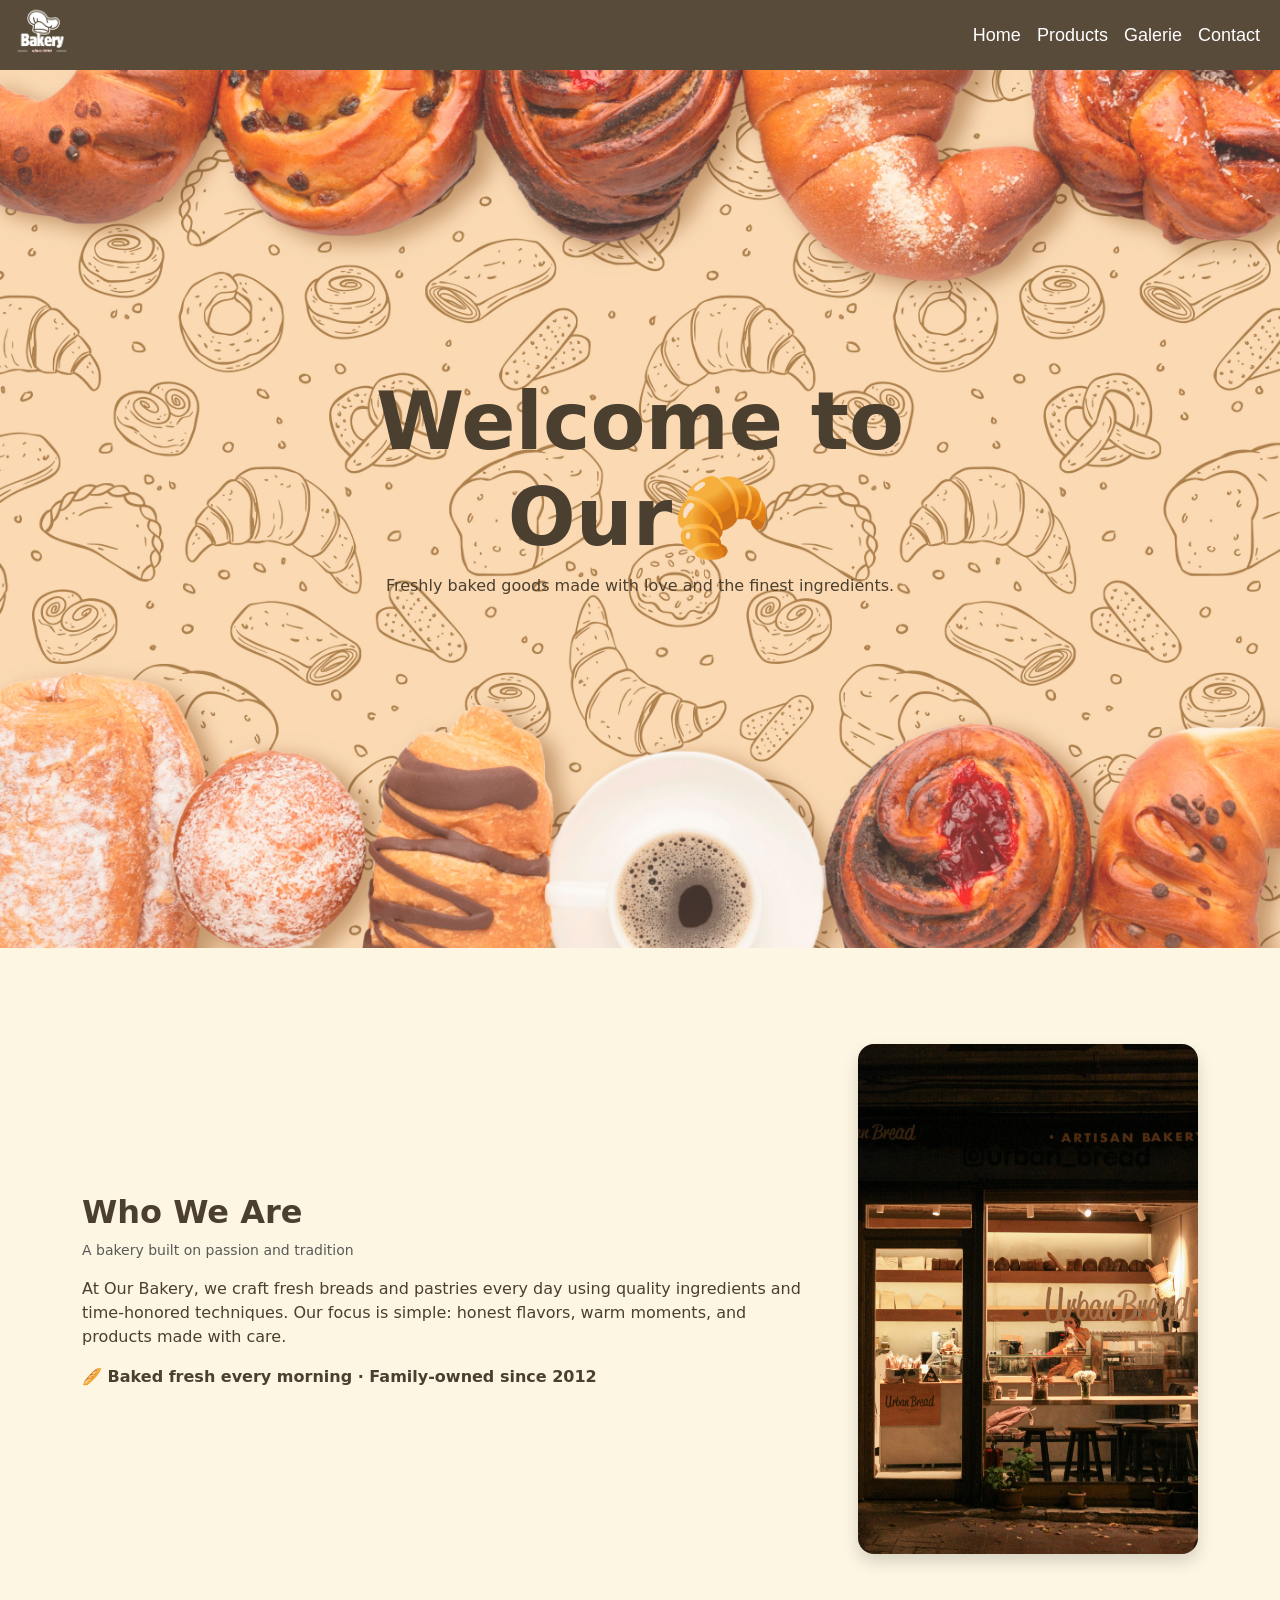
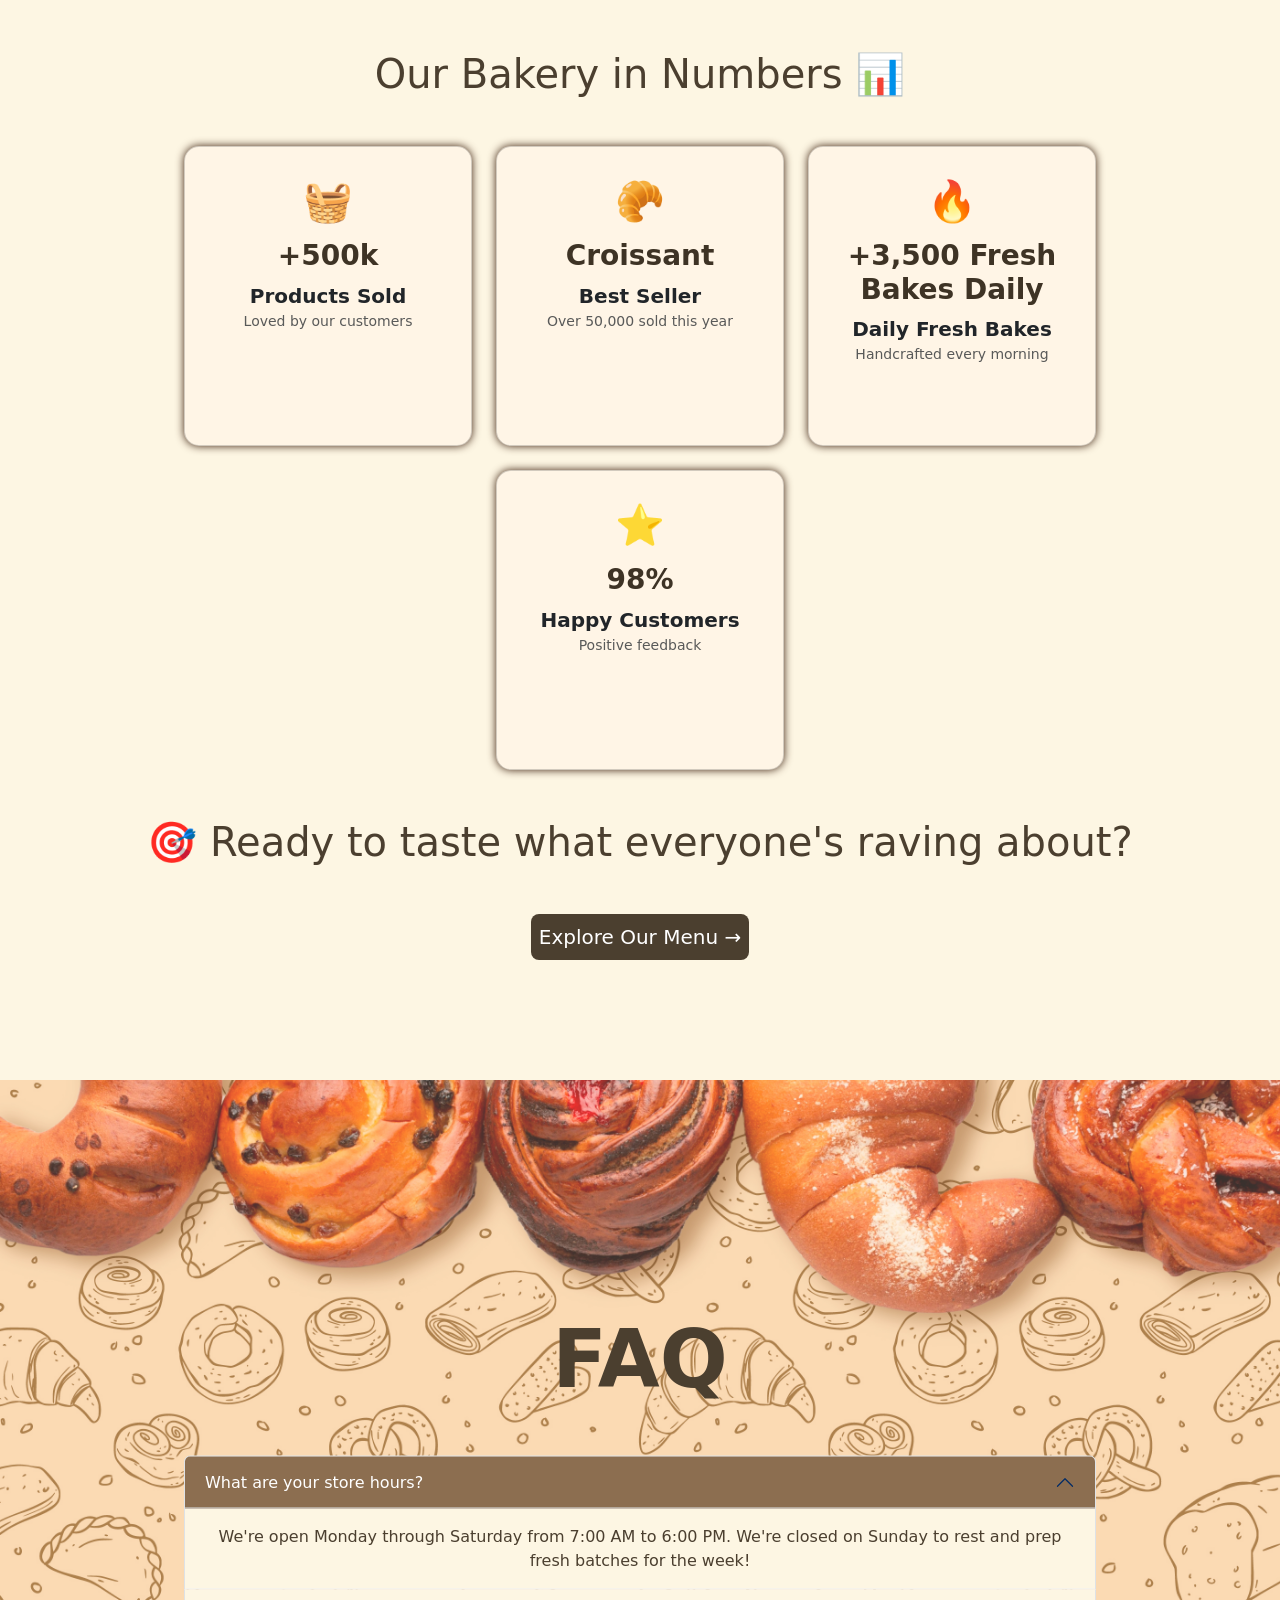
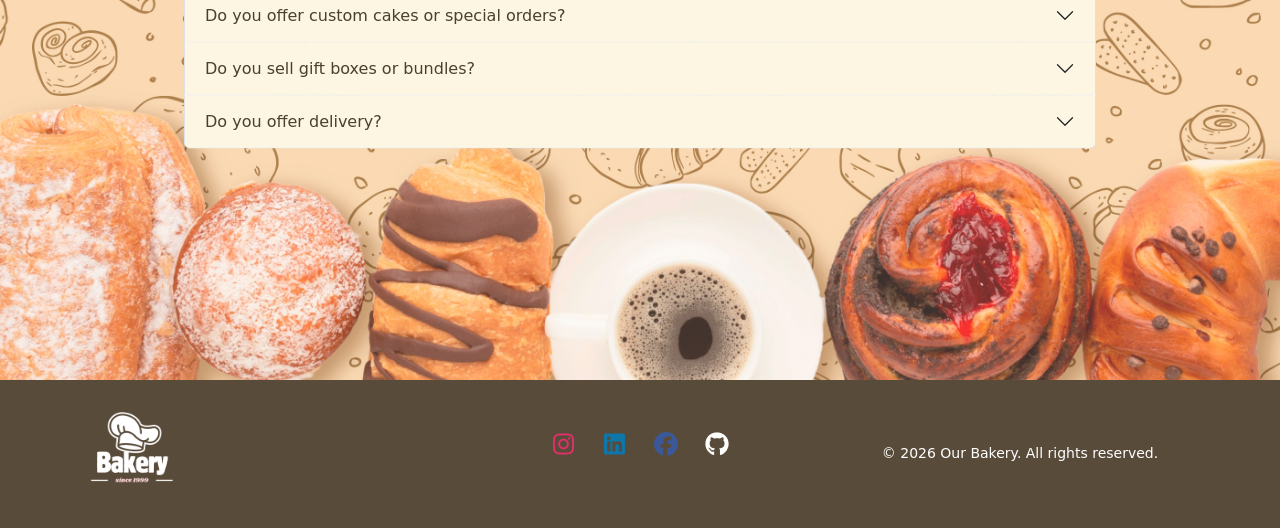
<file: index.html>
<!DOCTYPE html>
<html lang="en">

<head>
    <meta charset="UTF-8">
    <meta name="viewport" content="width=device-width, initial-scale=1.0">
    <link href="css/bootstrap.min.css" rel="stylesheet">
    <title>Bakery</title>
    <link href="https://fonts.googleapis.com/css2?family=Playfair+Display:ital,wght@0,700;1,400&display=swap"
        rel="stylesheet">
    <link rel="stylesheet" href="css/style.css">
    <link rel="stylesheet" href="css/all.min.css">


</head>
              
<body> 
    <header>
        <nav class="navbar navbar-expand-lg fixed-top">
            <div class="container-fluid">
                <a class="navbar-brand" href="index.html"><img class="logo-img" src="images/logoo.png" alt="Bakey Logo">
                </a>

                <button class="navbar-toggler" type="button" data-bs-toggle="collapse" data-bs-target="#m">
                    <span class="navbar-toggler-icon"></span>
                </button>

                <div class="collapse navbar-collapse" id="m">
                    <ul class="navbar-nav ms-auto">
                        <li class="nav-item"><a class="nav-link" href="index.html">Home</a></li>
                        <li class="nav-item"><a class="nav-link" href="service.html">Products</a></li>
                        <li class="nav-item"><a class="nav-link" href="galerie.html">Galerie</a></li>
                        <li class="nav-item"><a class="nav-link" href="contact.html">Contact</a></li>
                    </ul>
                </div>
            </div>
        </nav>
    </header>
<main>
    <section class="mt-5 mb-5">
        <div class="position-relative">
            <img src="images/i1.jpg" class="img-fluid w-100" id="im1">

            <div class="position-absolute top-50 start-50 translate-middle text-center p-4">
                <h1 class=" fw-bold display-1" id="t1"></h1>

                <p class="mb-4" id="f2">Freshly baked goods made with love and the finest ingredients.</p>
            </div>
        </div>
    </section>
    <section class="py-5 presentation">
    <div class="container">
        <div class="row align-items-center g-5">

            <div class="col-12 col-md-8">
                <h2 class="fw-bold mb-2">Who We Are</h2>
                <small class="text-muted d-block mb-3">
                    A bakery built on passion and tradition
                </small>

                <p>
                    At Our Bakery, we craft fresh breads and pastries every day using quality ingredients
                    and time-honored techniques. Our focus is simple: honest flavors, warm moments,
                    and products made with care.
                </p>

                <p class="fw-semibold mt-3">
                    🥖 Baked fresh every morning · Family-owned since 2012
                </p>
            </div>

            
            <div class="col-12 col-md-4 text-center">
                <img src="images/g9.jpg"
                     class="img-fluid rounded-4 shadow"
                     alt="Our bakery storefront">
            </div>

        </div>
    </div>
</section>


    <section class="mt-5 mb-5">
        <div class="container">
            <h2 class="text-center fs-1 mb-5">Our Bakery in Numbers 📊</h2>
            <div class="row justify-content-center gap-4">

                <div class="card card-statistique text-center p-4 col-12 col-md-5 col-lg-2 col-sm-6">
                    <div class="fs-1 mb-2">🧺</div>
                    <h3 class="fw-bold t1 ">+500k</h3>
                    <p class="mb-0 fw-bold fs-5">Products Sold</p>
                    <small class="text-muted">Loved by our customers</small>
                </div>

                <div class="card card-statistique text-center p-4 col-12 col-md-5 col-lg-2 col-sm-6">
                    <div class="fs-1 mb-2">🥐</div>
                    <h3 class="fw-bold t1">Croissant</h3>
                    <p class="mb-0 fw-bold fs-5">Best Seller</p>                                                       
                    <small class="text-muted">Over 50,000 sold this year</small>
                </div>

                <div class="card card-statistique text-center p-4 col-12 col-md-5 col-lg-2 col-sm-6">
                    <div class="fs-1 mb-2">🔥</div>
                    <h3 class="fw-bold t1">+3,500 Fresh Bakes Daily</h3>
                    <p class="mb-0 fw-bold fs-5">Daily Fresh Bakes</p>
                    <small class="text-muted">Handcrafted every morning</small>
                </div>

                <div class="card card-statistique text-center p-4 col-12 col-md-5 col-lg-2 col-sm-6">
                    <div class="fs-1 mb-2">⭐</div>
                    <h3 class="fw-bold t1">98%</h3>
                    <p class="mb-0 fw-bold fs-5">Happy Customers</p>
                    <small class="text-muted">Positive feedback</small>
                </div>

            </div>
        </div>
        <div class="text-center mt-4">
            <h2 class="text-center mt-5 fs-1 mb-5">🎯 Ready to taste what everyone's raving about?</h2>
            <a href="service.html" class="btn btn-primary btn-lg px-2 py-2">Explore Our Menu →</a>
        </div>
        <br><br>
        <br>
    </section>


    <section>
        <div class="position-relative overflow-hidden">
            <img src="images/i1.jpg" class="img-fluid w-100 bgback " id="im1">
            <div class="position-absolute top-50 start-50 translate-middle text-center w-75 p-4">
                <h1 class="fw-bold display-1" id="f1">FAQ</h1>
                <div class="accordion mt-5" id="ac">
                    <div class="accordion-item">
                        <h2 class="accordion-header">
                            <button class="accordion-button" type="button" data-bs-toggle="collapse"
                                data-bs-target="#collapseOne" aria-controls="collapseOne">
                                What are your store hours?
                            </button>
                        </h2>
                        <div id="collapseOne" class="accordion-collapse collapse show" data-bs-parent="#ac">
                            <div class="accordion-body">
                                We're open Monday through Saturday from 7:00 AM to 6:00 PM. We're closed on Sunday to
                                rest and prep fresh batches for the week!
                            </div>
                        </div>
                    </div>
                    <div class="accordion-item">
                        <h2 class="accordion-header">
                            <button class="accordion-button collapsed" type="button" data-bs-toggle="collapse"
                                data-bs-target="#collapseTwo" aria-controls="collapseTwo">
                                Do you offer custom cakes or special orders?
                            </button>
                        </h2>
                        <div id="collapseTwo" class="accordion-collapse collapse" data-bs-parent="#ac">
                            <div class="accordion-body">
                                Yes! We love creating custom cakes for birthdays, weddings, and celebrations. Please
                                place your order at least 5 days in advance via our website or in store.

                            </div>
                        </div>

                    </div>
                    <div class="accordion-item">
                        <h2 class="accordion-header">
                            <button class="accordion-button collapsed" type="button" data-bs-toggle="collapse"
                                data-bs-target="#collapsefour" aria-controls="collapsefour">
                                Do you sell gift boxes or bundles?
                            </button>
                        </h2>
                        <div id="collapsefour" class="accordion-collapse collapse" data-bs-parent="#ac">
                            <div class="accordion-body">
                                Yes! Our Bakery includes a mix of croissants, cookies, donuts, and mini cakes perfect
                                for gifting or sharing. Available daily while supplies last!
                            </div>
                        </div>
                    </div>
                    <div class="accordion-item">
                        <h2 class="accordion-header">
                            <button class="accordion-button collapsed" type="button" data-bs-toggle="collapse"
                                data-bs-target="#collapseFive">
                                Do you offer delivery?
                            </button>
                        </h2>
                        <div id="collapseFive" class="accordion-collapse collapse" data-bs-parent="#ac" aria-controls="collapseFive">      
                            <div class="accordion-body">
                                    Delivery is available for large orders and events.
                                    Please contact us for details and delivery zones.
                            </div>
                        </div>
                    </div>
                </div>
            </div>
        </div>
    </section>
</main>
    <footer class="text-white py-4">
        <div class="container">
            <div class="row align-items-center">
                <div class="col-md-4 col-12  justify-content-center">
                    <img src="images/logoo.png" alt="Bakery Logo" width="100px">
                </div>
                <div class="col-md-4 text-center col-12 justify-content-center mb-3">
                    <a href="https://www.instagram.com/bakerystore2026/" class=" me-3"><i
                            class="fab fa-instagram fs-4"></i></a>
                    <a href="https://www.linkedin.com/in/soufiane-inarain?utm_source=share&utm_campaign=share_via&utm_content=profile&utm_medium=android_app"
                        class="text-white"><i class="fab fa-linkedin fs-4"></i></a>
                    <a href="https://www.facebook.com/share/1GZnmuH9AN/" class="text-white ms-3"><i
                            class="fab fa-facebook fs-4"></i></a>
                    <a href="https://github.com/SOUFIANE-X2" class="text-white ms-3"><i
                            class="fab fa-github fs-4"></i></a>
                </div>
                <div class="col-md-4 text-md-end col-sm-12 d-flex justify-content-center">
                    <small>&copy; 2026 Our Bakery. All rights reserved.</small>
                </div>
            </div>
        </div>
    </footer>
    <script>
            const text = "Welcome to Our Bakery";
            let i = 0;
            const title = document.getElementById("t1"); 

            function type() {
            if (i < text.length) {
            title.textContent = text.slice(0, i + 1) + "🥐";
            i++;
            setTimeout(type, 125);
            } else {
            title.textContent = text + "🥐"; 
            }
            }
        type();
</script>
    <script src="js/bootstrap.bundle.min.js"></script>
</body>

</html>
</file>
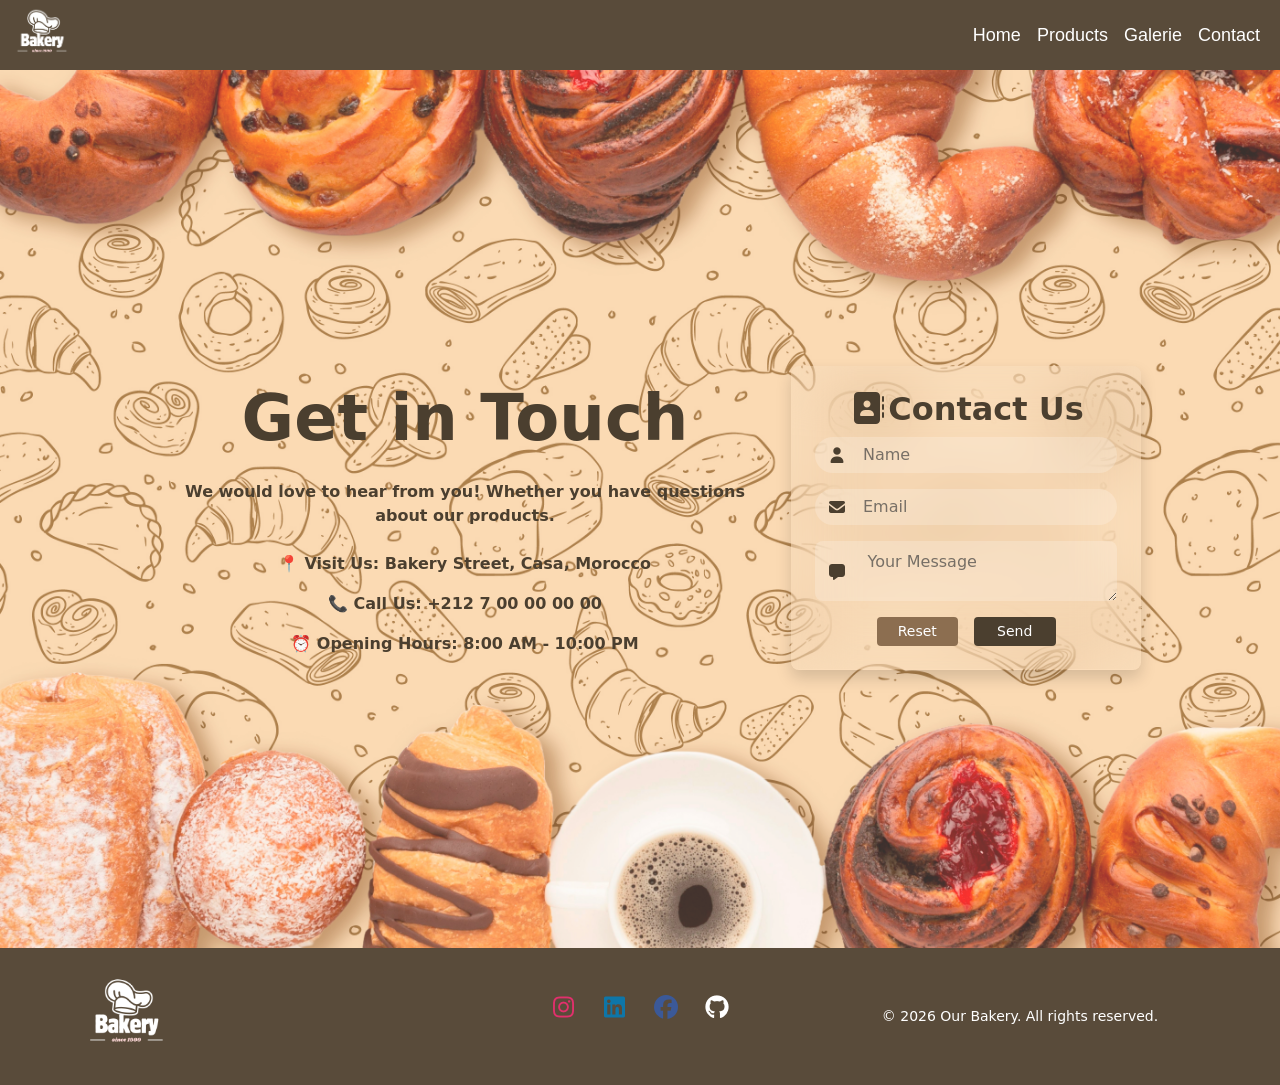
<file: contact.html>
<!DOCTYPE html>
<html lang="en">

<head>
    <meta charset="UTF-8">
    <meta name="viewport" content="width=device-width, initial-scale=1.0">
    <link href="css/bootstrap.min.css" rel="stylesheet">
    <link rel="stylesheet" href="css/style.css">
    <link rel="stylesheet" href="css/all.min.css">
    <title>Bakery</title>


</head>

<body class="pt-5">
    <header>
        <nav class="navbar navbar-expand-lg fixed-top navbar-dark">
            <div class="container-fluid">
                <a class="navbar-brand" href="index.html"><img class="logo-img"
                        src="images/logoo.png" alt="Bakey Logo">
                </a>

                <button class="navbar-toggler" type="button" data-bs-toggle="collapse" data-bs-target="#m">
                    <span class="navbar-toggler-icon"></span>
                </button>

                <div class="collapse navbar-collapse" id="m">
                    <ul class="navbar-nav ms-auto">
                        <li class="nav-item"><a class="nav-link" href="index.html">Home</a></li>
                        <li class="nav-item"><a class="nav-link" href="service.html">Products</a></li>
                        <li class="nav-item"><a class="nav-link" href="galerie.html">Galerie</a></li>
                        <li class="nav-item"><a class="nav-link" href="contact.html">Contact</a></li>
                    </ul>
                </div>
            </div>
        </nav>
    </header>
<main>
    <section>
        <div class="position-relative overflow-hidden  w-100">
            <img src="images/i1.jpg" class="img-fluid w-100 " id="im1">
            <div class="position-absolute top-0 start-0 w-100 h-100">
                <div class="row min-vh-100 align-items-center justify-content-center text-center g-4 mt-3">
                    <div class="col-12 col-md-6 fade-up">
                        <a href="contact.html" class="gi">
                            <h1 class="text-center fw-bold mb-4 display-3 gi">Get in Touch</h1>
                        </a>
                        <div class="fw-semibold">
                            <p class="text-center m-4">We would love to hear from you! Whether you have questions about our products.</p>
                            <p >📍 Visit Us: Bakery Street, Casa, Morocco</p>
                            <p>📞 Call Us: +212 7 00 00 00 00</p>
                            <p>⏰ Opening Hours: 8:00 AM - 10:00 PM</p>
                        </div>
                    </div>
                    <div class="form-contact p-4 rounded-3 shadow col-12 col-md-6 fade-up mb-3">
                        <form action="#" method="post">
                            <h2 class="text-center fw-bold">
                                <a href="contact.html" class="c"><i class="fa-solid fa-address-book"></i>Contact Us</a>
                            </h2>
                            <div>
                                <div class="input-grp">
                                    <i class="fa-solid fa-user"></i>
                                    <input type="text" class="form-control fcc mb-3 rounded-pill" placeholder="Name"
                                    required>
                                </div>
                                <div class="input-grp">
                                    
                                    <i class="fa-solid fa-envelope"></i><input type="email" class="form-control fcc mb-3 rounded-pill" placeholder="Email"
                                    required>
                                </div>
                                <div class="input-grp">
                                    <i class="fa-solid fa-message"></i>
                                    <textarea class="form-control fcc mb-3 rounded-3" rows="2" placeholder="      Your Message"
                                    required></textarea>
                                </div>
                                
                                <div class="row d-flex justify-content-center gap-3">
                                    <button type="reset"
                                        class="btn btn-secondary btn-sm w-25 col-6 col-sm-12">Reset</button>
                                    <button type="submit"
                                        class="btn btn-primary btn-sm w-25 col-6 col-sm-12">Send</button>
                                </div>
                            </div>
                        </form>
                    </div>
                </div>
            </div>

    </section>
</main>
     <footer class="text-white py-4" >
        <div class="container">
            <div class="row align-items-center ">
                <div class="col-md-4 col-12  justify-content-center">
                    <img src="images/logoo.png" alt="Bakery Logo" class="w-25 h-25">
                </div>
                <div class="col-md-4 text-center col-12 justify-content-center mb-3">
                    <a href="https://www.instagram.com/bakerystore2026/" class=" me-3"><i
                            class="fab fa-instagram fs-4"></i></a>
                    <a href="https://www.linkedin.com/in/soufiane-inarain?utm_source=share&utm_campaign=share_via&utm_content=profile&utm_medium=android_app"
                        class="text-white"><i class="fab fa-linkedin fs-4"></i></a>
                    <a href="https://www.facebook.com/share/1GZnmuH9AN/" class="text-white ms-3"><i
                            class="fab fa-facebook fs-4"></i></a>
                    <a href="https://github.com/SOUFIANE-X2" class="text-white ms-3"><i
                            class="fab fa-github fs-4"></i></a>
                </div>
                <div class="col-md-4 text-md-end col-sm-12 d-flex justify-content-center">
                    <small>&copy; 2026 Our Bakery. All rights reserved.</small>
                </div>
            </div>
        </div>
    </footer>
    <script src="js/bootstrap.bundle.min.js"></script>
</body>

</html>
</file>
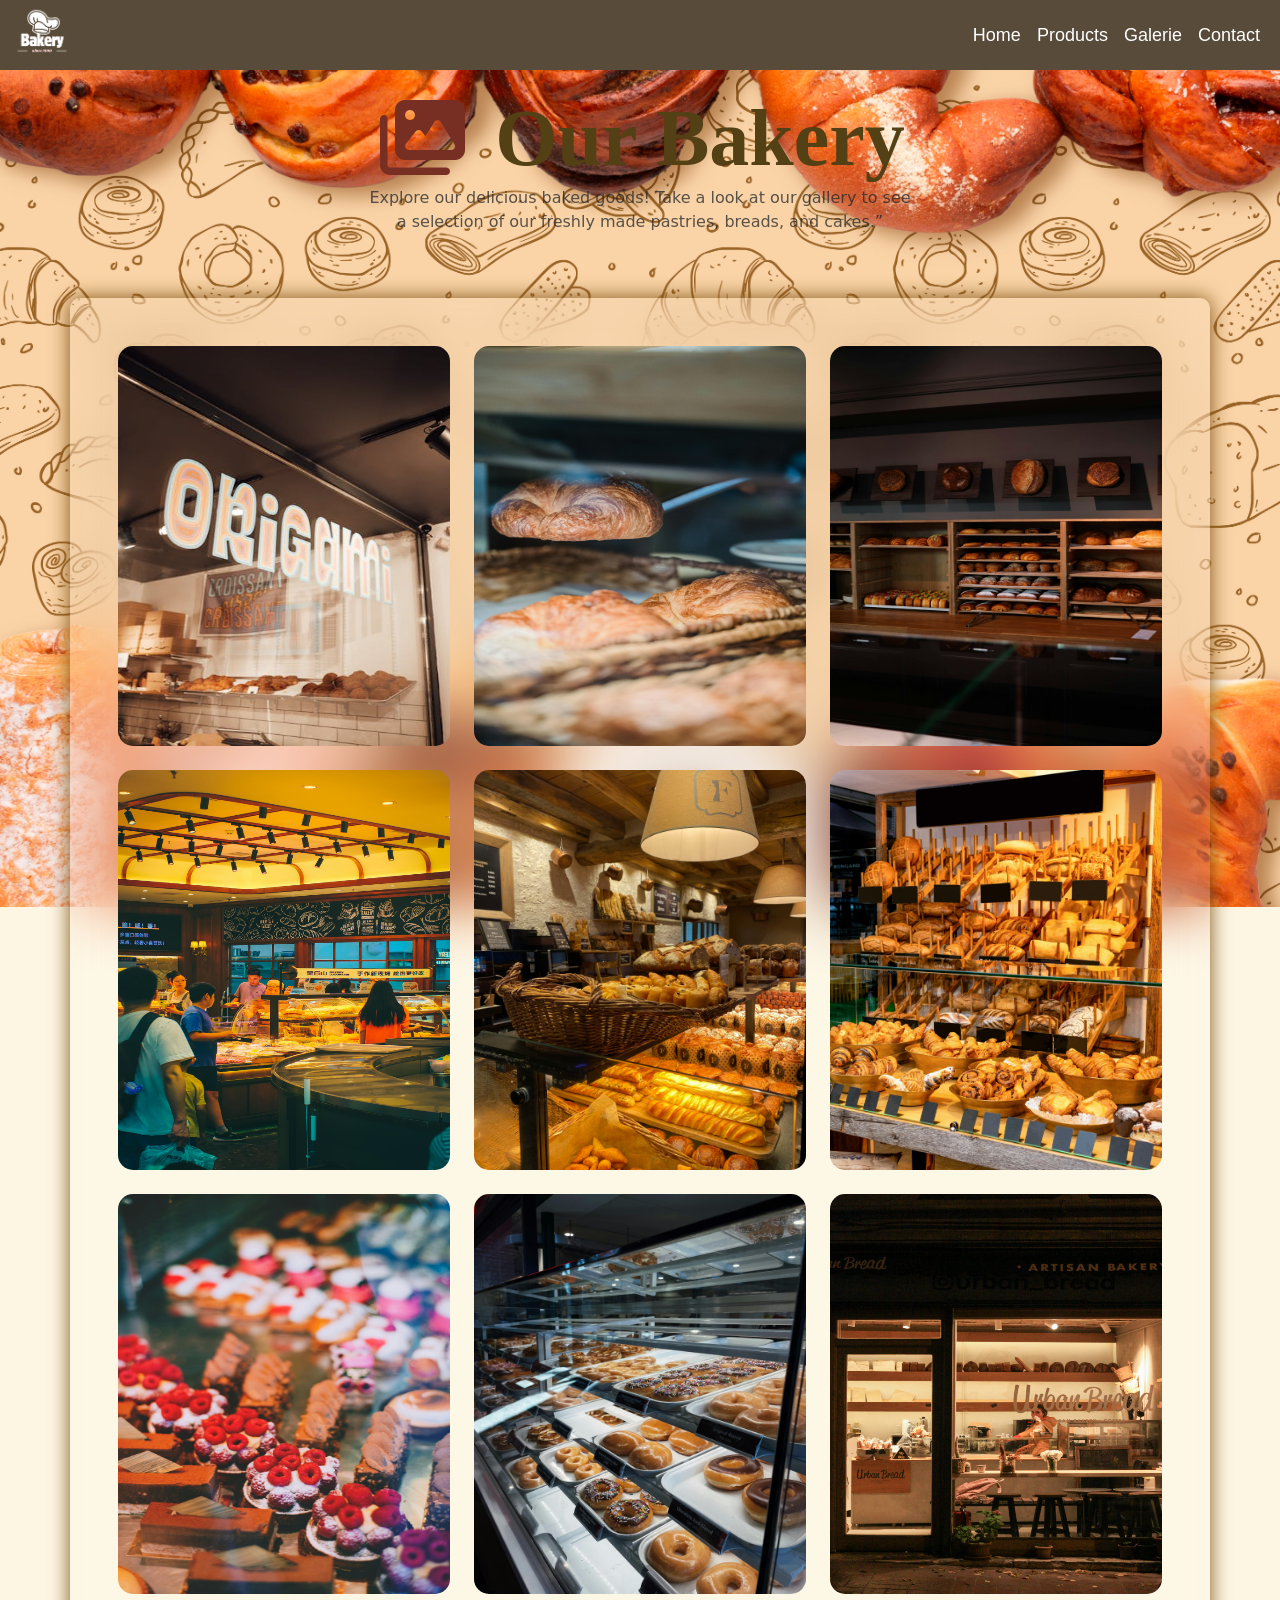
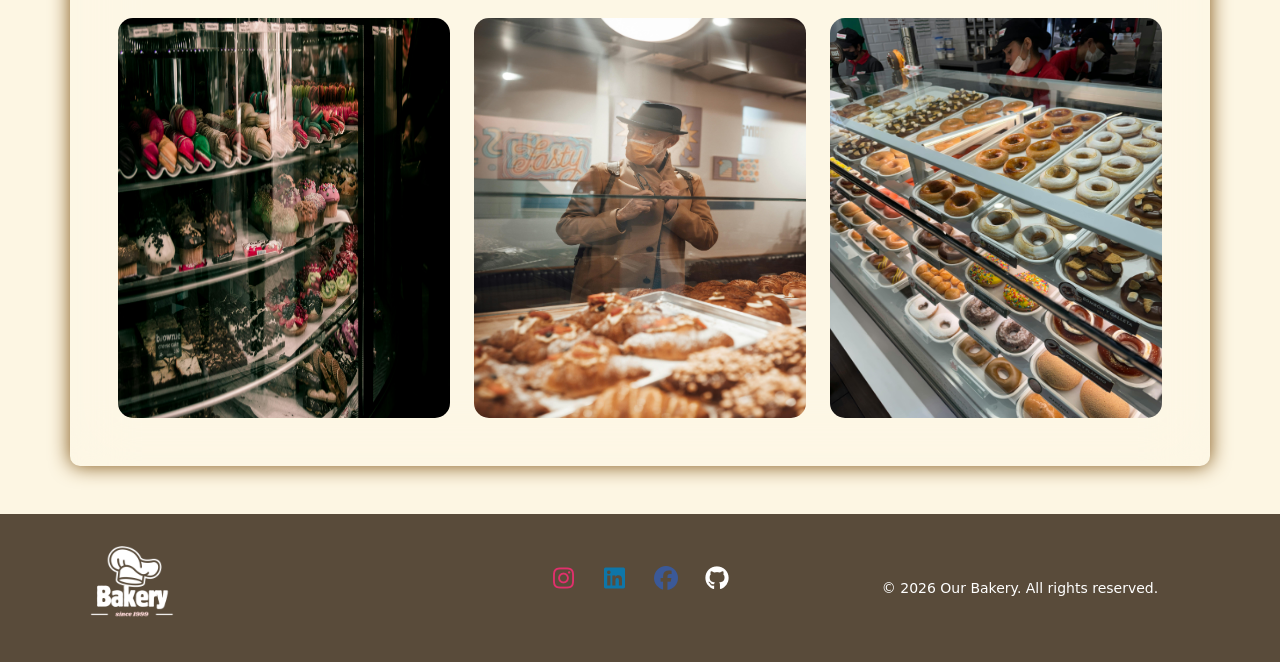
<file: galerie.html>
<!DOCTYPE html>
<html lang="en">

<head>
    <meta charset="UTF-8">
    <meta name="viewport" content="width=device-width, initial-scale=1.0">
    <link href="css/bootstrap.min.css" rel="stylesheet">
    <link rel="stylesheet" href="css/style.css">
    <link rel="stylesheet" href="css/all.min.css">
    <title>Bakery</title>


</head>

<body class="serv">
<header>
    <nav class="navbar navbar-expand-lg fixed-top">
        <div class="container-fluid">
            <a class="navbar-brand" href="index.html"><img class="logo-img" src="images/logoo.png"
                    alt="Bakey Logo">
            </a>

            <button class="navbar-toggler" type="button" data-bs-toggle="collapse" data-bs-target="#m">
                <span class="navbar-toggler-icon"></span>
            </button>

            <div class="collapse navbar-collapse" id="m">
                <ul class="navbar-nav ms-auto">
                    <li class="nav-item"><a class="nav-link" href="index.html">Home</a></li>
                    <li class="nav-item"><a class="nav-link" href="service.html">Products</a></li>
                    <li class="nav-item"><a class="nav-link" href="galerie.html">Galerie</a></li>
                    <li class="nav-item"><a class="nav-link" href="contact.html">Contact</a></li>
                </ul>
            </div>
        </div>
    </nav>
</header>
<main>
    <div class="container-fluid fade-up">
        <h1 class=" display-1 title-products mb-0"><i class="fa-solid fa-images"></i> Our Bakery </h1>
        <p class="text-center text-muted ">Explore our delicious baked goods! Take a look at our gallery to see<br> a
            selection of our freshly made pastries, breads, and cakes.”</p>
        <section class="py-5 ">
            <div class="container gallery">
                <div class="row g-4">
                    <div class="col-12 col-md-6 col-lg-4 ">

                        <img src="images/g1.jpg" alt="beautiful look" class="img-bakery">

                    </div>
                    <div class="col-12 col-md-6 col-lg-4 ">

                        <img src="images/g2.jpg" alt="croissant fresh" class="img-bakery">

                    </div>
                    <div class="col-12 col-md-6 col-lg-4 ">

                        <img src="images/g3.jpg" alt="menu" class="img-bakery">

                    </div>
                    <div class="col-12 col-md-6 col-lg-4 ">

                        <img src="images/g4.jpg" alt="inside look" class="img-bakery">

                    </div>
                    <div class="col-12 col-md-6 col-lg-4 ">

                        <img src="images/g5.jpg" alt="products" class="img-bakery">

                    </div>
                    <div class="col-12 col-md-6 col-lg-4 ">

                        <img src="images/g6.jpg" alt="structed products" class="img-bakery">

                    </div>
                    <div class="col-12 col-md-6 col-lg-4 ">

                        <img src="images/g7.jpg" alt="fresh cakes" class="img-bakery">

                    </div>
                    <div class="col-12 col-md-6 col-lg-4 ">

                        <img src="images/g8.jpg" alt="fresh donuts" class="img-bakery">

                    </div>
                    <div class="col-12 col-md-6 col-lg-4 ">

                        <img src="images/g9.jpg" alt="extern look" class="img-bakery">

                    </div>
                    <div class="col-12 col-md-6 col-lg-4 ">

                        <img src="images/g10.jpg" alt="style cookies" class="img-bakery">

                    </div>
                    <div class="col-12 col-md-6 col-lg-4 ">

                        <img src="images/g11.jpg" alt="clients" class="img-bakery">

                    </div>
                    <div class="col-12 col-md-6 col-lg-4 ">

                        <img src="images/g12.jpg" alt="services" class="img-bakery">

                    </div>

                </div>
            </div>
        </section>
    </div>
</main>
    <footer class="text-white py-4">
        <div class="container">
            <div class="row align-items-center">
                <div class="col-md-4 col-12  justify-content-center">
                    <img src="images/logoo.png" alt="Bakery Logo" width="100px">
                </div>
                <div class="col-md-4 text-center col-12 justify-content-center mb-3">
                    <a href="https://www.instagram.com/bakerystore2026/" class=" me-3"><i
                            class="fab fa-instagram fs-4"></i></a>
                    <a href="https://www.linkedin.com/in/soufiane-inarain?utm_source=share&utm_campaign=share_via&utm_content=profile&utm_medium=android_app"
                        class="text-white"><i class="fab fa-linkedin fs-4"></i></a>
                    <a href="https://www.facebook.com/share/1GZnmuH9AN/" class="text-white ms-3"><i
                            class="fab fa-facebook fs-4"></i></a>
                    <a href="https://github.com/SOUFIANE-X2" class="text-white ms-3"><i
                            class="fab fa-github fs-4"></i></a>
                </div>
                <div class="col-md-4 text-md-end col-sm-12 d-flex justify-content-center">
                    <small>&copy; 2026 Our Bakery. All rights reserved.</small>
                </div>
            </div>
        </div>

    </footer>
    <script src="js/bootstrap.bundle.min.js"></script>

</body>
</html>
</file>
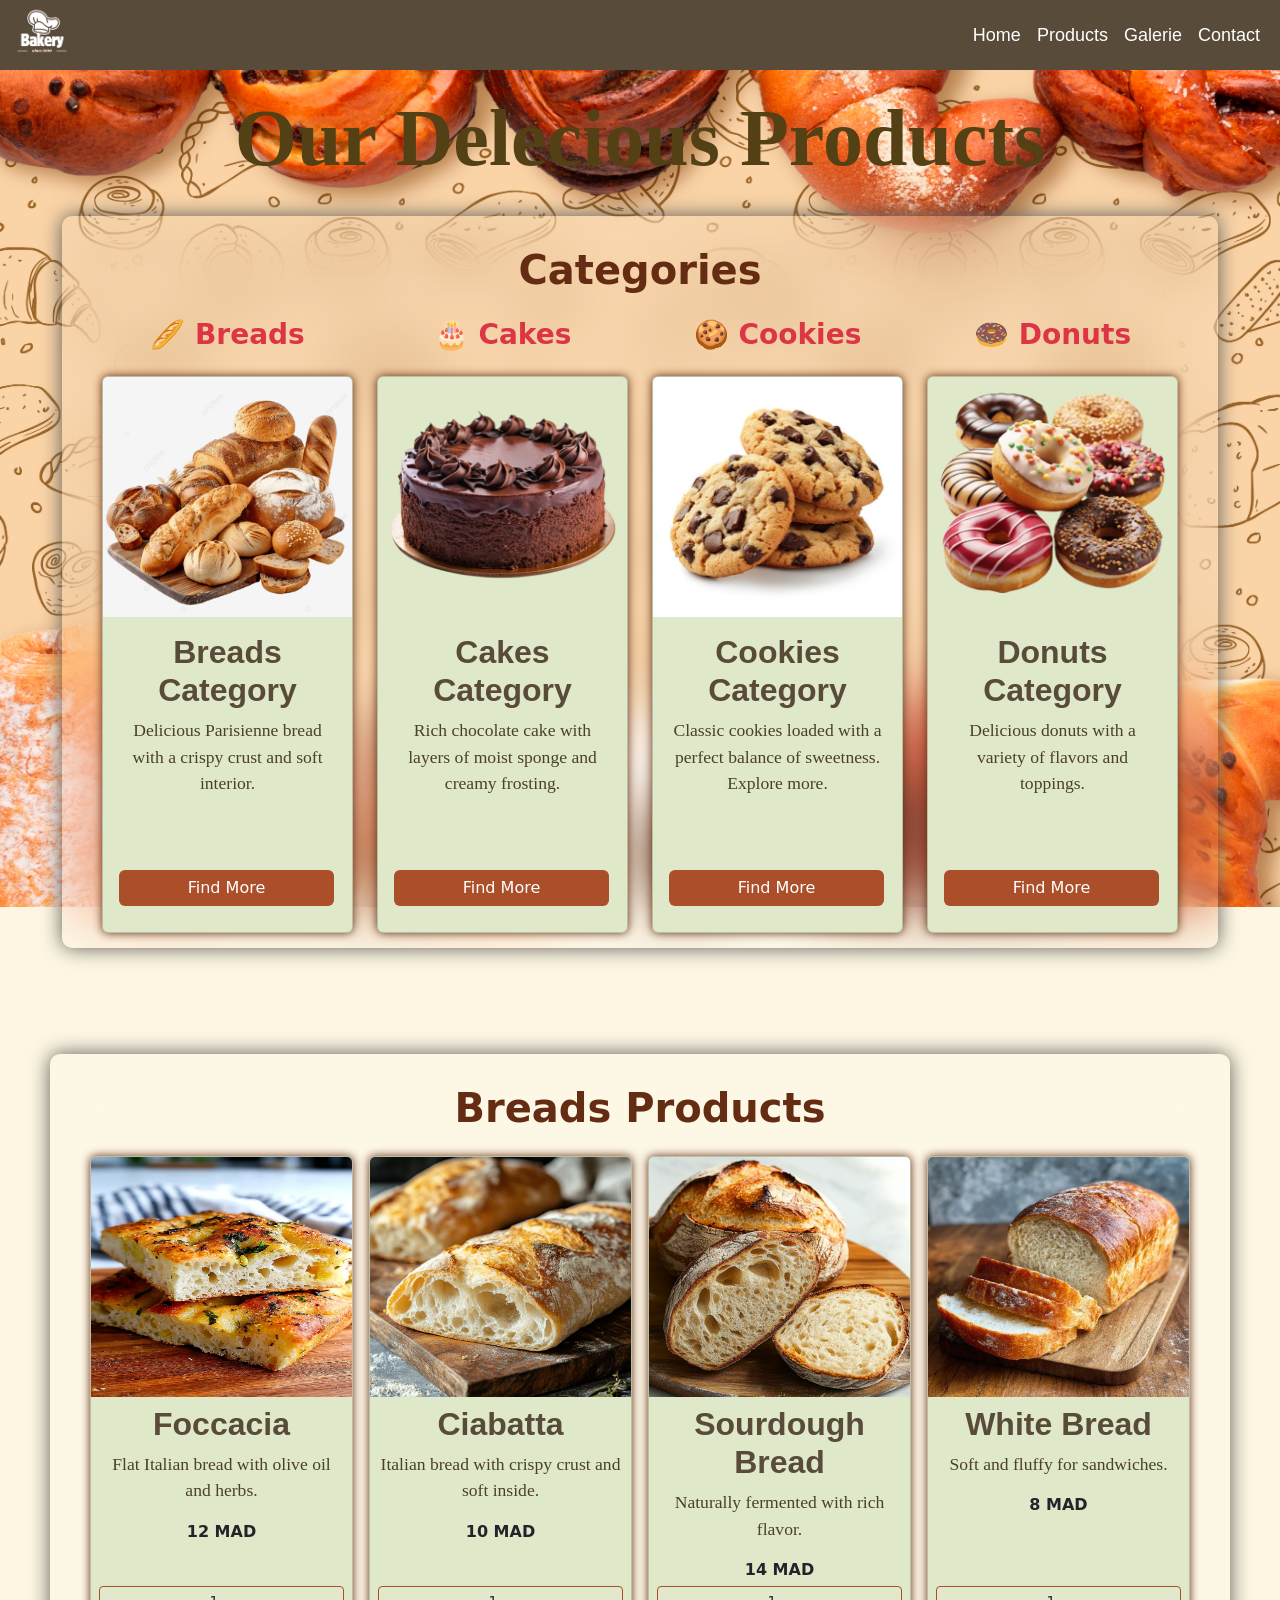
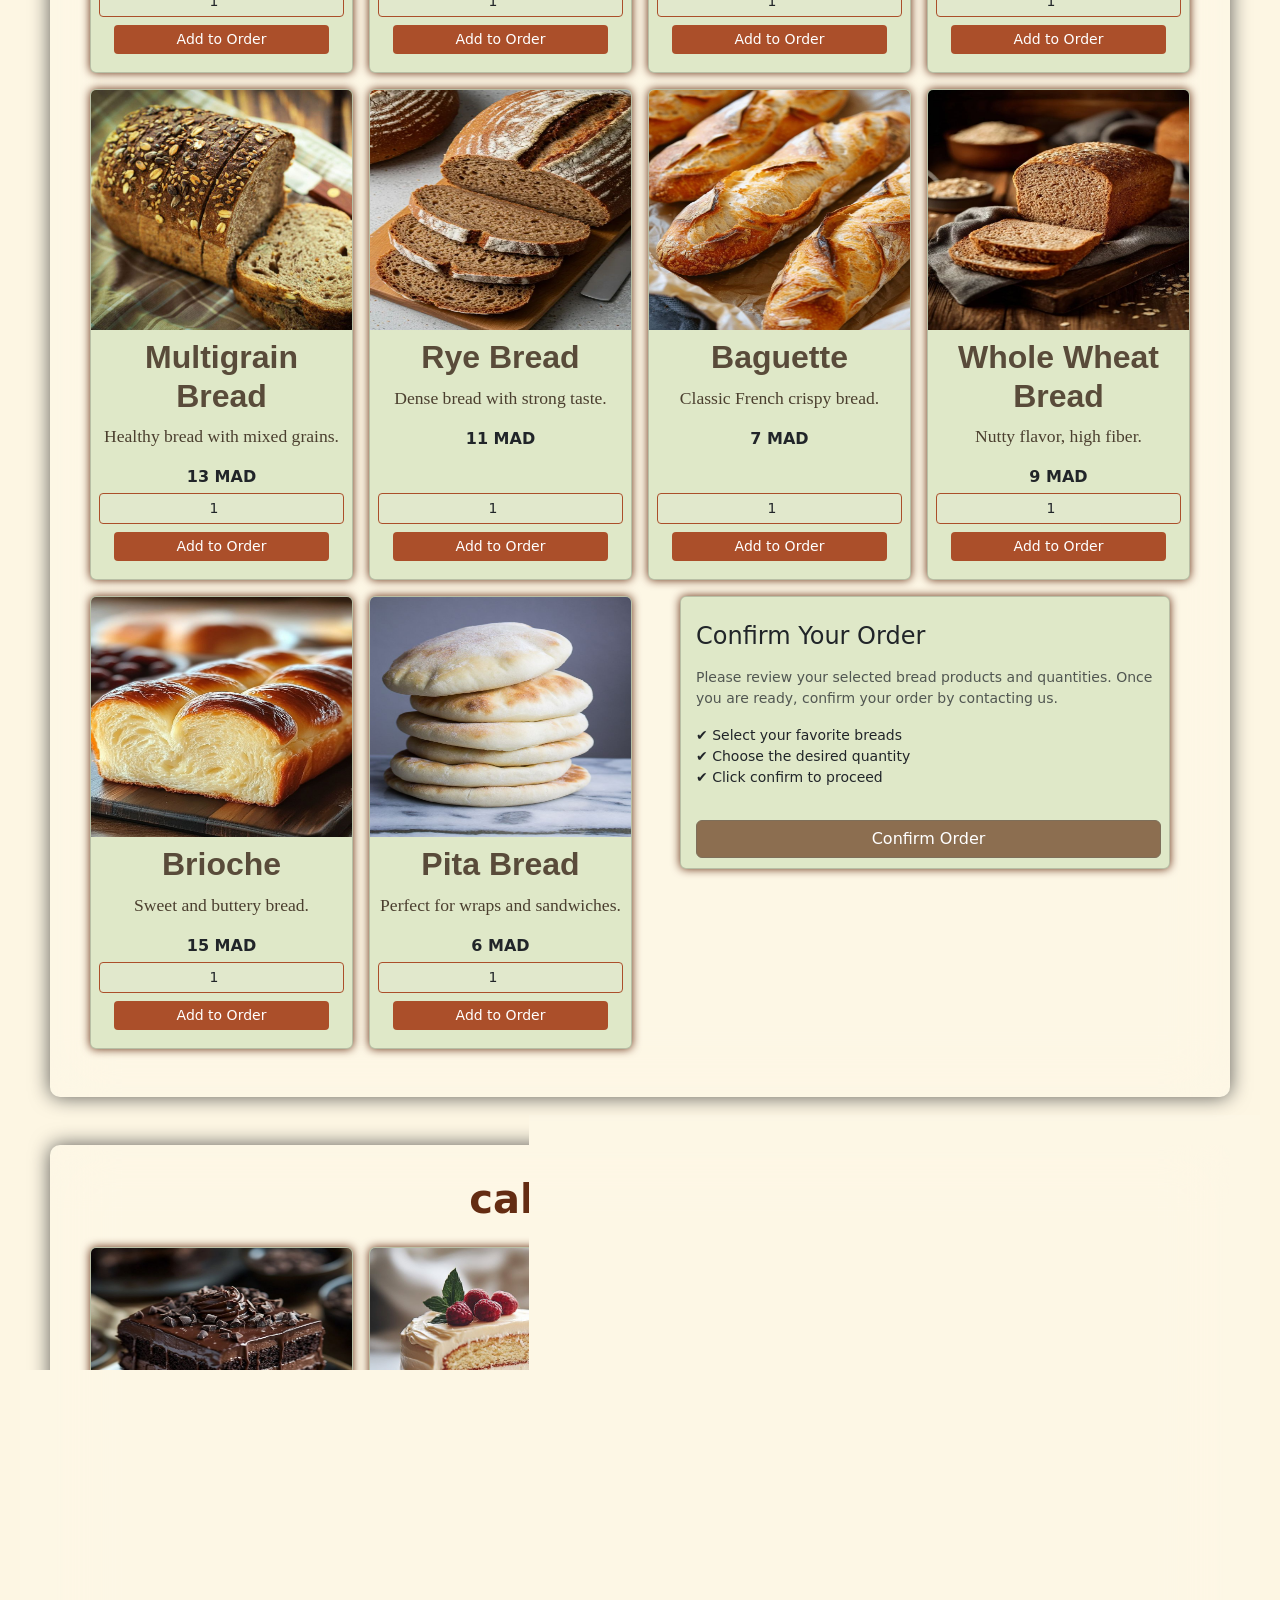
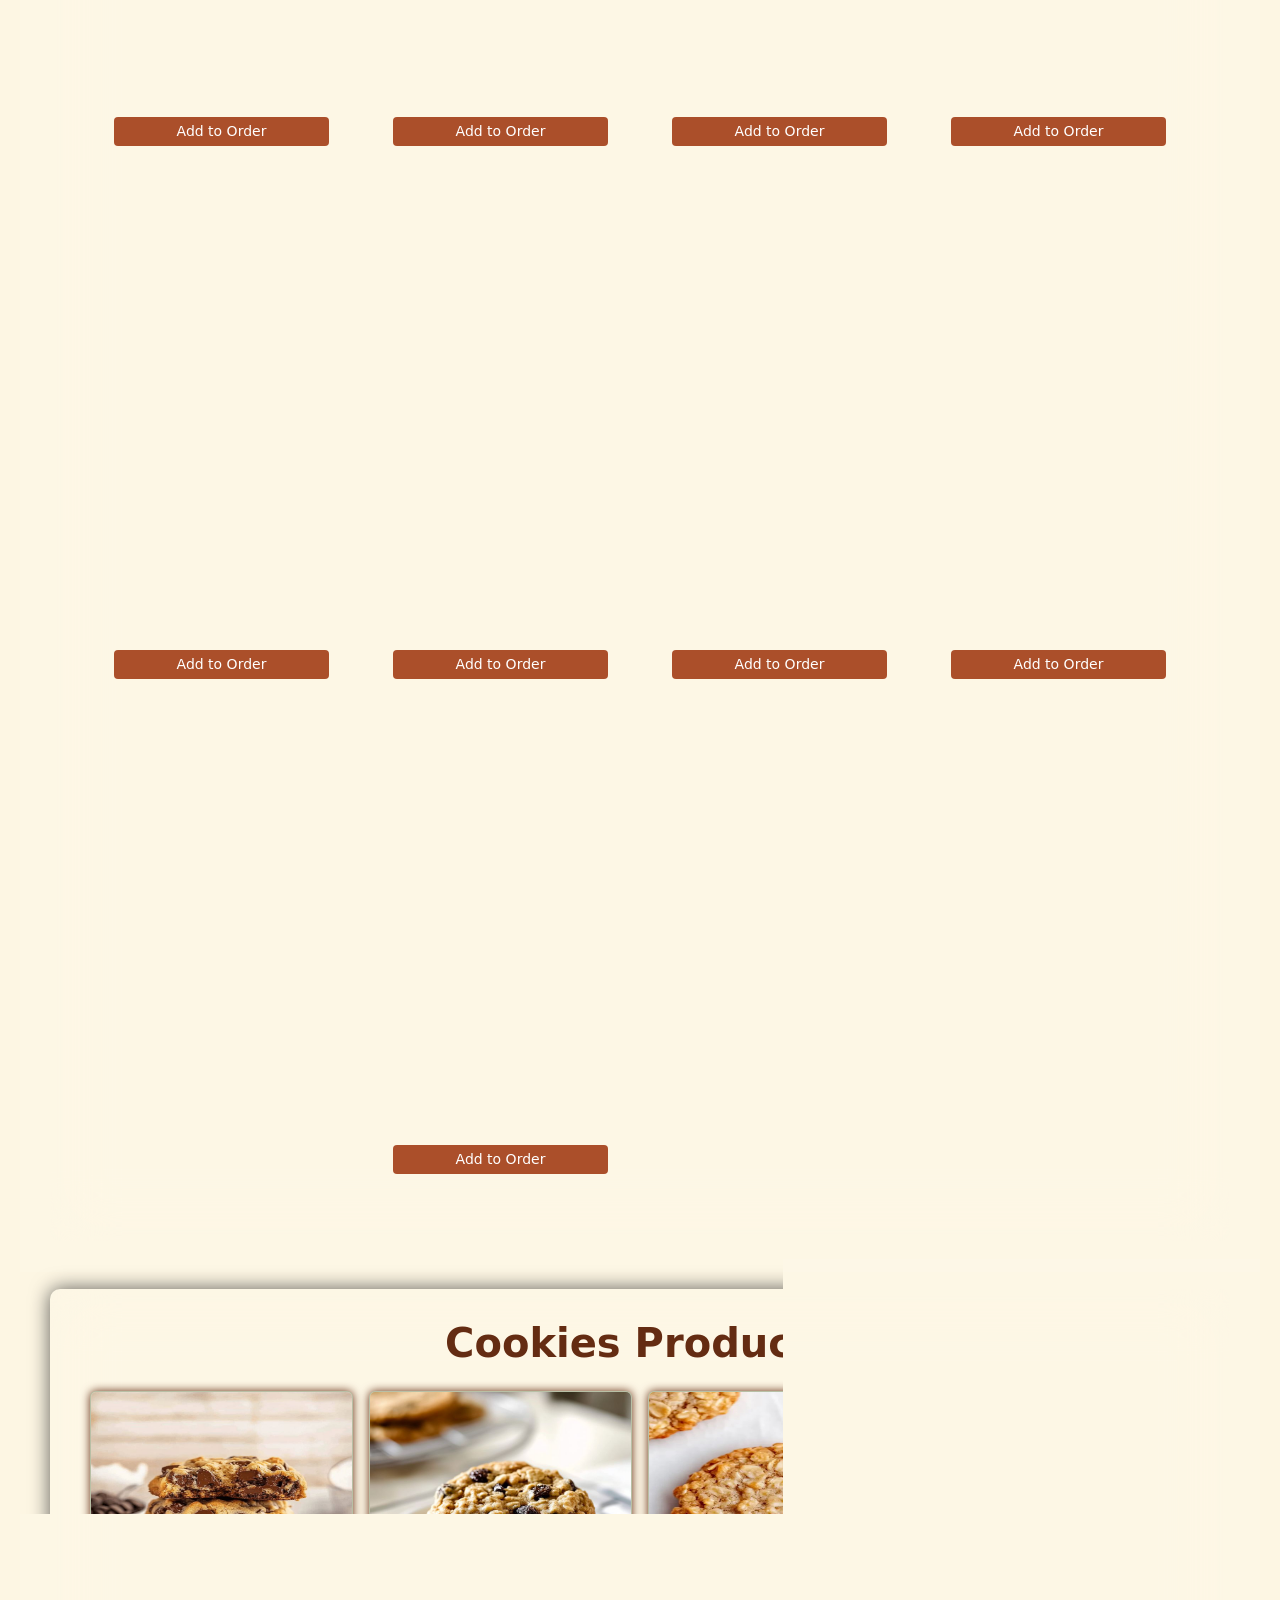
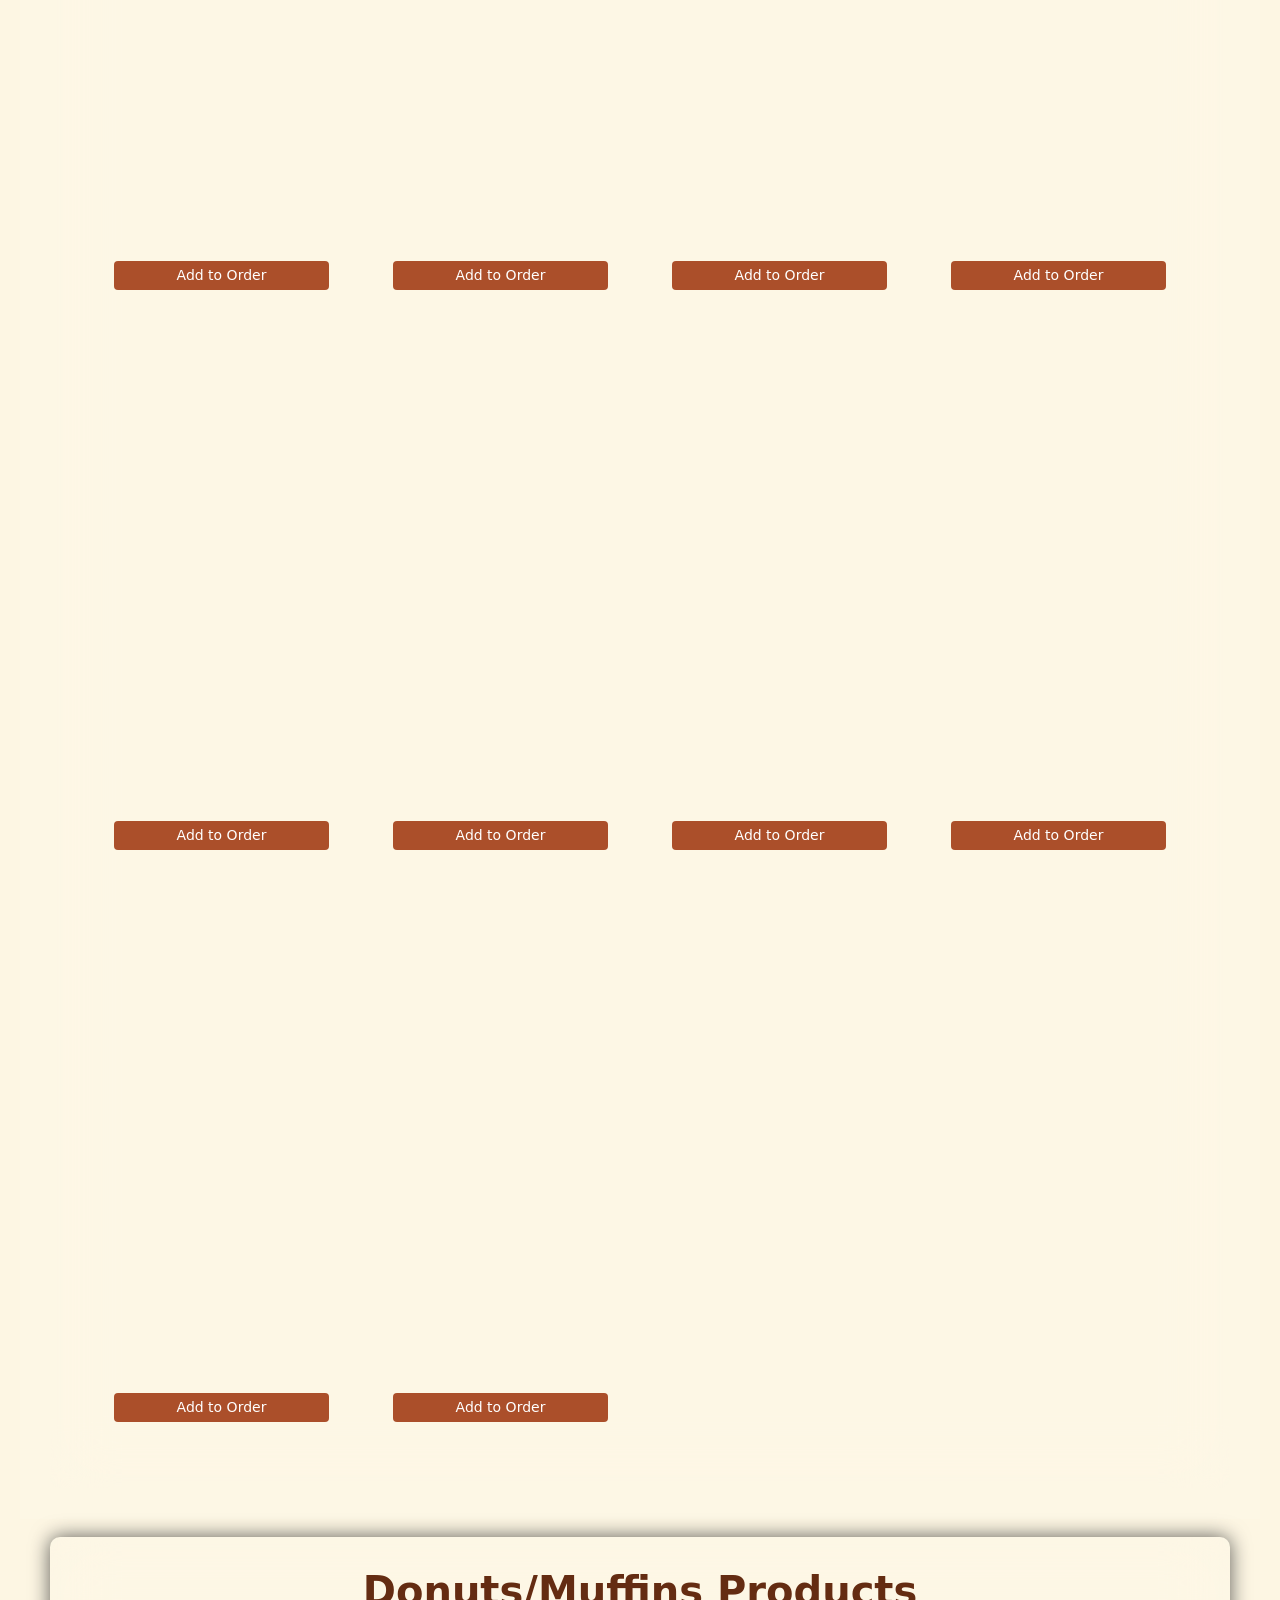
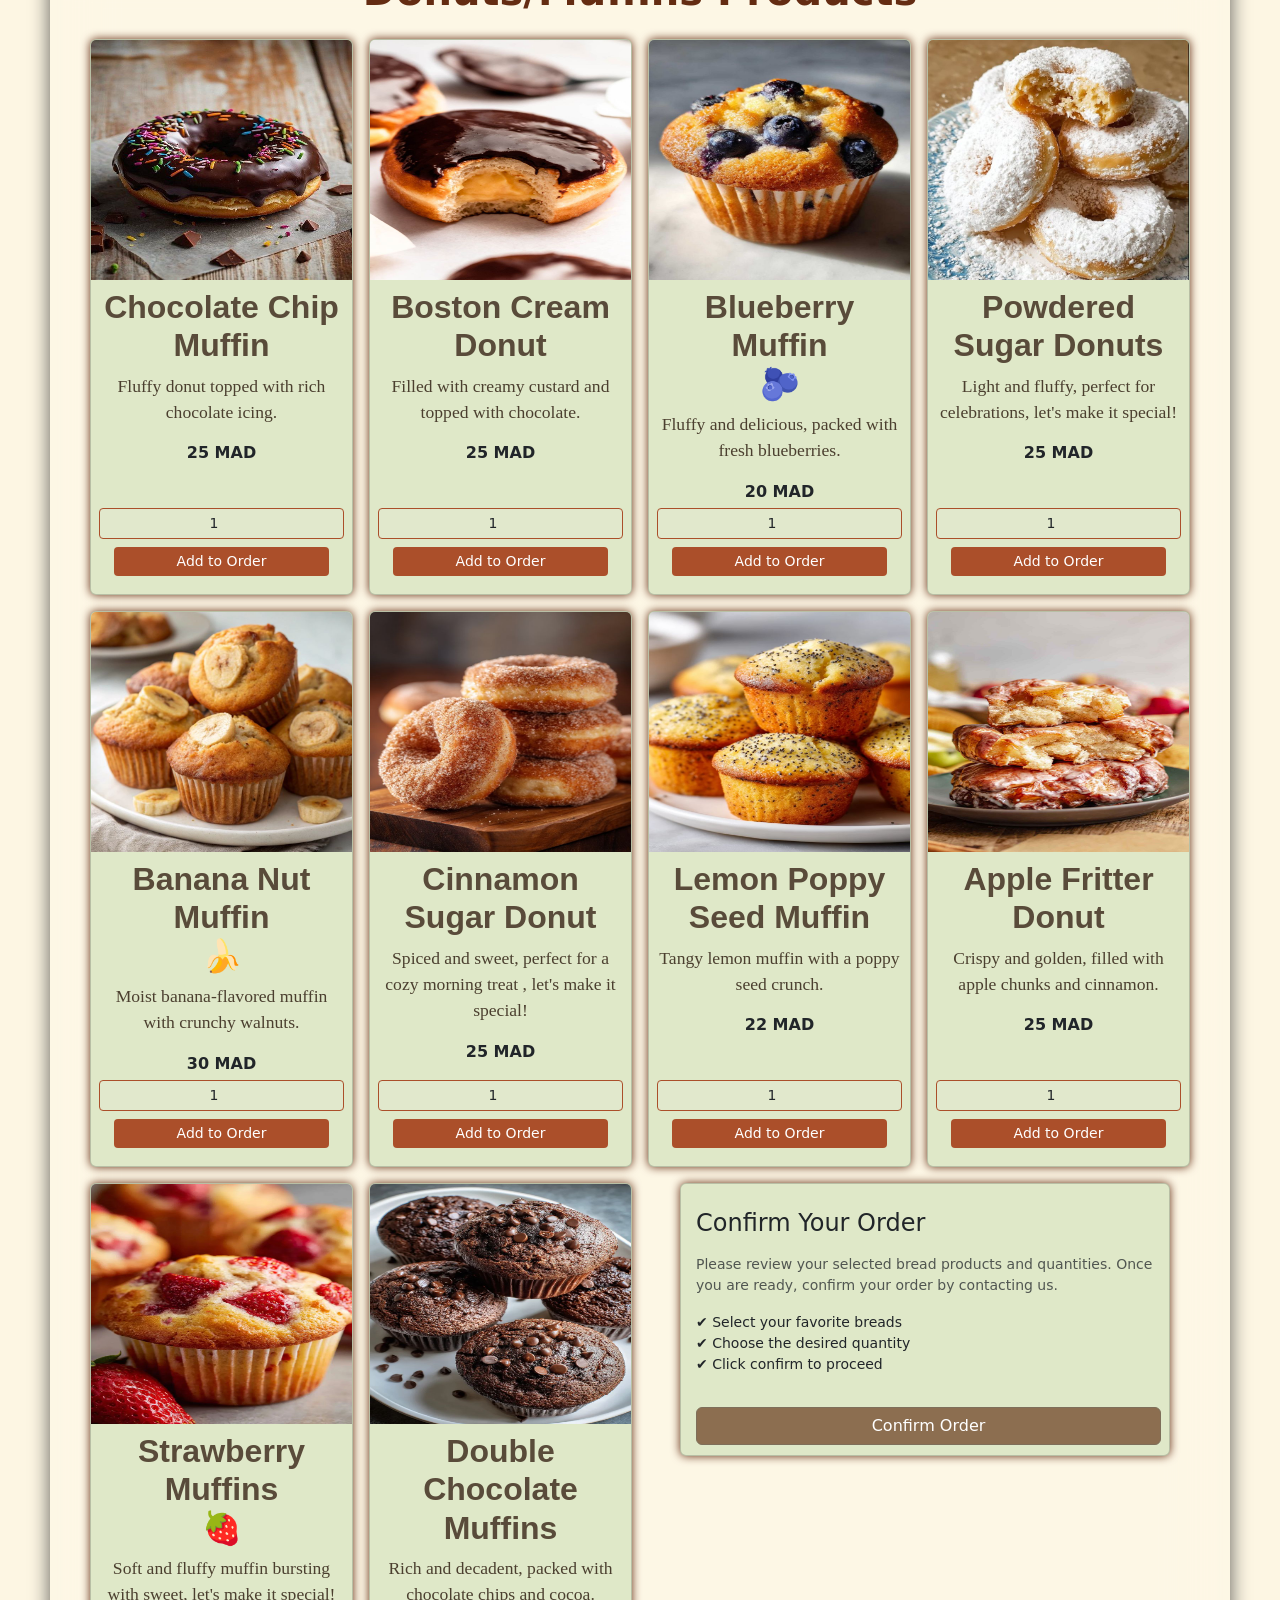
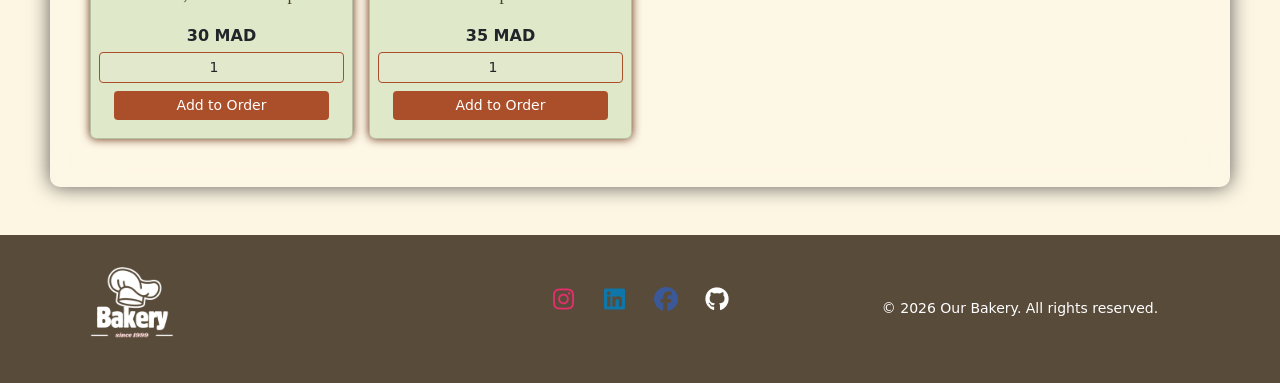
<file: service.html>
<!DOCTYPE html>
<html lang="en">

<head>
  <meta charset="UTF-8">
  <meta name="viewport" content="width=device-width, initial-scale=1.0">
  <link href="css/bootstrap.min.css" rel="stylesheet">
  <link rel="stylesheet" href="css/style.css">
  <link rel="stylesheet" href="css/all.min.css">
  <title>Bakery</title>
</head>

<body class="serv">
  <header>
    <nav class="navbar navbar-expand-lg fixed-top navbar-dark">
      <div class="container-fluid">
        <a class="navbar-brand" href="index.html"><img class="logo-img" src="images/logoo.png"
            alt="Bakey Logo">
        </a>

        <button class="navbar-toggler" type="button" data-bs-toggle="collapse" data-bs-target="#m">
          <span class="navbar-toggler-icon"></span>
        </button>

        <div class="collapse navbar-collapse" id="m">
          <ul class="navbar-nav ms-auto">
            <li class="nav-item"><a class="nav-link" href="index.html">Home</a></li>
            <li class="nav-item"><a class="nav-link" href="service.html">Products</a></li>
            <li class="nav-item"><a class="nav-link" href="galerie.html">Galerie</a></li>
            <li class="nav-item"><a class="nav-link" href="contact.html">Contact</a></li>
          </ul>
        </div>
      </div>
    </nav>
  </header>
<main>
  <div class="container-fluid fade-up">
    <h1 class=" display-1 title-products"> Our Delecious Products</h1>
    <div class="containerservce pb-5 mb-5">
      <h2 class="fs-1 Categories mb-4">Categories</h2>

      <div class="row">

        <div class="col-12 col-sm-6 col-lg-3 mb-4 d-flex">
          <div class="w-100">
            <h2 class="fw-bold fs-3 text-center text-danger mb-4">🥖 Breads</h2>

            <div class="card h-100 w-100">
              <img src="images/breads.jpg" class="card-img-top" alt="Breads">
              <div class="card-body text-center d-flex flex-column">
                <h5 class="card-title ct">Breads Category</h5>
                <p class="card-text ctx">
                  Delicious Parisienne bread with a crispy crust and soft interior.
                </p>
                <a href="#breads" class="btn btn-primary btp mt-auto">Find More</a>
              </div>
            </div>
          </div>
        </div>

        <div class="col-12 col-sm-6 col-lg-3 mb-4 d-flex">
          <div class="w-100">
            <h2 class="fw-bold fs-3 text-center text-danger mb-4">🎂 Cakes</h2>

            <div class="card h-100 w-100">
              <img src="images/cakes.png" class="card-img-top" alt="Cake 1">
              <div class="card-body text-center d-flex flex-column">
                <h5 class="card-title ct">Cakes Category</h5>
                <p class="card-text ctx">
                  Rich chocolate cake with layers of moist sponge and creamy frosting.
                </p>
                <a href="#cakes" class="btn btn-primary btp mt-auto">Find More</a>
              </div>
            </div>
          </div>
        </div>

        <div class="col-12 col-sm-6 col-lg-3 mb-4 d-flex">
          <div class="w-100">
            <h2 class="fw-bold fs-3 text-center text-danger mb-4">🍪 Cookies</h2>

            <div class="card h-100 w-100">
              <img src="images/cookies.jpg" class="card-img-top" alt="Cookies">
              <div class="card-body text-center d-flex flex-column">
                <h5 class="card-title ct">Cookies Category</h5>
                <p class="card-text ctx">
                  Classic cookies loaded with a perfect balance of sweetness. Explore more.
                </p>
                <a href="#cookies" class="btn btn-primary btp mt-auto">Find More</a>
              </div>
            </div>
          </div>
        </div>

        <div class="col-12 col-sm-6 col-lg-3 mb-4 d-flex">
          <div class="w-100">
            <h2 class="fw-bold fs-3 text-center text-danger mb-4">🍩 Donuts</h2>

            <div class="card h-100 w-100">
              <img src="images/donuts.png" class="card-img-top" alt="Donuts">
              <div class="card-body text-center d-flex flex-column">
                <h5 class="card-title ct">Donuts Category</h5>
                <p class="card-text ctx">
                  Delicious donuts with a variety of flavors and toppings.
                </p>
                <a href="#donuts" class="btn btn-primary btp mt-auto">Find More</a>
              </div>
            </div>
          </div>
        </div>
      </div>
    </div>
  </div>
  <br><br>
  <div class="containerservce pb-5 mb-5">
    <h2 class="fs-1 Categories mb-4" id="breads">Breads Products</h2>

    <div class="row g-3">
      <div class="col-lg-3 col-md-4 col-sm-6">
        <div class="card h-100 text-center">
          <img src="images/b1.jpg" class="card-img-top " alt="Foccacia">
          <div class="card-body p-2 d-flex flex-column">
            <h6 class="card-title ct">Foccacia</h6>
            <p class="card-text ctx small">Flat Italian bread with olive oil and herbs.</p>
            <p class="fw-bold mb-1">12 MAD</p>
            <div class="mt-auto">
              <input type="number" class="form-control fc form-control-sm text-center mb-2" min="1" value="1">
              <button class="btn btn-sm btn-primary btp w-100">Add to Order</button>
            </div>
          </div>
        </div>
      </div>


      <div class="col-lg-3 col-md-4 col-sm-6">
        <div class="card h-100 text-center">
          <img src="images/b2.jpg" class="card-img-top " alt="Ciabatta">
          <div class="card-body p-2 d-flex flex-column">
            <h6 class="card-title ct">Ciabatta</h6>
            <p class="card-text ctx small">Italian bread with crispy crust and soft inside.</p>
            <p class="fw-bold mb-1">10 MAD</p>
            <div class="mt-auto">
              <input type="number" class="form-control fc form-control-sm text-center mb-2" min="1" value="1">
              <button class="btn btn-sm btn-primary btp w-100">Add to Order</button>
            </div>
          </div>
        </div>
      </div>


      <div class="col-lg-3 col-md-4 col-sm-6">
        <div class="card h-100 text-center">
          <img src="images/b3.jpg" class="card-img-top " alt="Sourdough">
          <div class="card-body p-2 d-flex flex-column">
            <h6 class="card-title ct">Sourdough Bread</h6>
            <p class="card-text ctx small">Naturally fermented with rich flavor.</p>
            <p class="fw-bold mb-1">14 MAD</p>
            <div class="mt-auto">
              <input type="number" class="form-control fc form-control-sm text-center mb-2" min="1" value="1">
              <button class="btn btn-sm btn-primary btp w-100">Add to Order</button>
            </div>
          </div>
        </div>
      </div>


      <div class="col-lg-3 col-md-4 col-sm-6">
        <div class="card h-100 text-center">
          <img src="images/b4.jpg" class="card-img-top " alt="White Bread">
          <div class="card-body p-2 d-flex flex-column">
            <h6 class="card-title ct">White Bread</h6>
            <p class="card-text ctx small">Soft and fluffy for sandwiches.</p>
            <p class="fw-bold mb-1">8 MAD</p>
            <div class="mt-auto">
              <input type="number" class="form-control fc form-control-sm text-center mb-2" min="1" value="1">
              <button class="btn btn-sm btn-primary btp w-100">Add to Order</button>
            </div>
          </div>
        </div>
      </div>


      <div class="col-lg-3 col-md-4 col-sm-6">
        <div class="card h-100 text-center">
          <img src="images/b5.jpg" class="card-img-top " alt="Multigrain">
          <div class="card-body p-2 d-flex flex-column">
            <h6 class="card-title ct">Multigrain Bread</h6>
            <p class="card-text ctx small">Healthy bread with mixed grains.</p>
            <p class="fw-bold mb-1">13 MAD</p>
            <div class="mt-auto">
              <input type="number" class="form-control fc form-control-sm text-center mb-2" min="1" value="1">
              <button class="btn btn-sm btn-primary btp w-100">Add to Order</button>
            </div>
          </div>
        </div>
      </div>


      <div class="col-lg-3 col-md-4 col-sm-6">
        <div class="card h-100 text-center">
          <img src="images/b6.jpg" class="card-img-top " alt="Rye Bread">
          <div class="card-body p-2 d-flex flex-column">
            <h6 class="card-title ct">Rye Bread</h6>
            <p class="card-text ctx small">Dense bread with strong taste.</p>
            <p class="fw-bold mb-1">11 MAD</p>
            <div class="mt-auto">
              <input type="number" class="form-control fc form-control-sm text-center mb-2" min="1" value="1">
              <button class="btn btn-sm btn-primary btp w-100">Add to Order</button>
            </div>
          </div>
        </div>
      </div>


      <div class="col-lg-3 col-md-4 col-sm-6">
        <div class="card h-100 text-center">
          <img src="images/b7.jpg" class="card-img-top " alt="Baguette">
          <div class="card-body p-2 d-flex flex-column">
            <h6 class="card-title ct">Baguette</h6>
            <p class="card-text ctx small">Classic French crispy bread.</p>
            <p class="fw-bold mb-1">7 MAD</p>
            <div class="mt-auto">
              <input type="number" class="form-control fc form-control-sm text-center mb-2" min="1" value="1">
              <button class="btn btn-sm btn-primary btp w-100">Add to Order</button>
            </div>
          </div>
        </div>
      </div>


      <div class="col-lg-3 col-md-4 col-sm-6">
        <div class="card h-100 text-center">
          <img src="images/b8.jpg" class="card-img-top " alt="Whole Wheat">
          <div class="card-body p-2 d-flex flex-column">
            <h6 class="card-title ct">Whole Wheat Bread</h6>
            <p class="card-text ctx small">Nutty flavor, high fiber.</p>
            <p class="fw-bold mb-1">9 MAD</p>
            <div class="mt-auto">
              <input type="number" class="form-control fc form-control-sm text-center mb-2" min="1" value="1">
              <button class="btn btn-sm btn-primary btp w-100">Add to Order</button>
            </div>
          </div>
        </div>
      </div>


      <div class="col-lg-3 col-md-4 col-sm-6">
        <div class="card h-100 text-center">
          <img src="images/b9.jpg" class="card-img-top " alt="Brioche">
          <div class="card-body p-2 d-flex flex-column">
            <h6 class="card-title ct">Brioche</h6>
            <p class="card-text ctx small">Sweet and buttery bread.</p>
            <p class="fw-bold mb-1">15 MAD</p>
            <div class="mt-auto">
              <input type="number" class="form-control fc form-control-sm text-center mb-2" min="1" value="1">
              <button class="btn btn-sm btn-primary btp w-100">Add to Order</button>
            </div>
          </div>
        </div>
      </div>


      <div class="col-lg-3 col-md-4 col-sm-6">
        <div class="card h-100 text-center">
          <img src="images/b10.jpg" class="card-img-top " alt="Pita Bread">
          <div class="card-body p-2 d-flex flex-column">
            <h6 class="card-title ct">Pita Bread</h6>
            <p class="card-text ctx small">Perfect for wraps and sandwiches.</p>
            <p class="fw-bold mb-1">6 MAD</p>
            <div class="mt-auto">
              <input type="number" class="form-control fc form-control-sm text-center mb-2" min="1" value="1">
              <button class="btn btn-sm btn-primary btp w-100">Add to Order</button>
            </div>
          </div>
        </div>
      </div>
      <div class="card col-lg-6 col-md-4 col-sm h-100 confirm">
        <h4 class="mb-3">Confirm Your Order</h4>

        <p class="small text-muted">
          Please review your selected bread products and quantities.
          Once you are ready, confirm your order by contacting us.
        </p>

        <ul class="list-unstyled small">
          <li>✔ Select your favorite breads</li>
          <li>✔ Choose the desired quantity</li>
          <li>✔ Click confirm to proceed</li>
        </ul>

        <a href="contact.html" class="btn btn-warning btw mt-3 w-100">Confirm Order
        </a>
      </div>


    </div>
  </div>
  <div class="containerservce pb-5 mb-5">
    <h2 class="fs-1 Categories mb-4" id="cakes">cakes Products</h2>

    <div class="row g-3">
      <div class="col-lg-3 col-md-4 col-sm-6">
        <div class="card h-100 text-center">
          <img src="images/choclate cake.jpg" class="card-img-top " alt="Foccacia">
          <div class="card-body p-2 d-flex flex-column">
            <h6 class="card-title ct">choclate cake</h6>
            <p class="card-text ctx small">Rich, moist, and made with cocoa or melted chocolate</p>
            <p class="fw-bold mb-1">25 MAD</p>
            <div class="mt-auto">
              <input type="number" class="form-control fc form-control-sm text-center mb-2" min="1" value="1">
              <button class="btn btn-sm btn-primary btp w-100">Add to Order</button>
            </div>
          </div>
        </div>
      </div>


      <div class="col-lg-3 col-md-4 col-sm-6">
        <div class="card h-100 text-center">
          <img src="images/vanilla cake.jpg" class="card-img-top " alt="Ciabatta">
          <div class="card-body p-2 d-flex flex-column">
            <h6 class="card-title ct">vanilla cake</h6>
            <p class="card-text ctx small">Light and fluffy, perfect for celebrations.</p>
            <p class="fw-bold mb-1">25 MAD</p>
            <div class="mt-auto">
              <input type="number" class="form-control fc form-control-sm text-center mb-2" min="1" value="1">
              <button class="btn btn-sm btn-primary btp w-100">Add to Order</button>
            </div>
          </div>
        </div>
      </div>


      <div class="col-lg-3 col-md-4 col-sm-6">
        <div class="card h-100 text-center">
          <img src="images/Red Velvet Cake.jpg" class="card-img-top " alt="Sourdough">
          <div class="card-body p-2 d-flex flex-column">
            <h6 class="card-title ct">Red Velvet Cake</h6>
            <p class="card-text ctx small">Moist and rich with a hint of cocoa flavor.</p>
            <p class="fw-bold mb-1">30 MAD</p>
            <div class="mt-auto">
              <input type="number" class="form-control fc form-control-sm text-center mb-2" min="1" value="1">
              <button class="btn btn-sm btn-primary btp w-100">Add to Order</button>
            </div>
          </div>
        </div>
      </div>


      <div class="col-lg-3 col-md-4 col-sm-6">
        <div class="card h-100 text-center">
          <img src="images/Cheesecake.jpg" class="card-img-top " alt="White Bread">
          <div class="card-body p-2 d-flex flex-column">
            <h6 class="card-title ct">Cheesecake</h6>
            <p class="card-text ctx small">Creamy and smooth, often served with fruit toppings.</p>
            <p class="fw-bold mb-1">35 MAD</p>
            <div class="mt-auto">
              <input type="number" class="form-control fc form-control-sm text-center mb-2" min="1" value="1">
              <button class="btn btn-sm btn-primary btp w-100">Add to Order</button>
            </div>
          </div>
        </div>
      </div>


      <div class="col-lg-3 col-md-4 col-sm-6">
        <div class="card h-100 text-center">
          <img src="images/Black Forest Cake.jpg" class="card-img-top " alt="Multigrain">
          <div class="card-body p-2 d-flex flex-column">
            <h6 class="card-title ct">Black Forest Cake</h6>
            <p class="card-text ctx small">Moist and rich with a hint of cocoa flavor.</p>
            <p class="fw-bold mb-1">30 MAD</p>
            <div class="mt-auto">
              <input type="number" class="form-control fc form-control-sm text-center mb-2" min="1" value="1">
              <button class="btn btn-sm btn-primary btp w-100">Add to Order</button>
            </div>
          </div>
        </div>
      </div>


      <div class="col-lg-3 col-md-4 col-sm-6">
        <div class="card h-100 text-center">
          <img src="images/Mille-Feuille Cake.jpg" class="card-img-top " alt="Rye Bread">
          <div class="card-body p-2 d-flex flex-column">
            <h6 class="card-title ct">Mille-Feuille Cake</h6>
            <p class="card-text ctx small">Delicate layers of pastry cream and fruit.</p>
            <p class="fw-bold mb-1">40 MAD</p>
            <div class="mt-auto">
              <input type="number" class="form-control fc form-control-sm text-center mb-2" min="1" value="1">
              <button class="btn btn-sm btn-primary btp w-100">Add to Order</button>
            </div>
          </div>
        </div>
      </div>


      <div class="col-lg-3 col-md-4 col-sm-6">
        <div class="card h-100 text-center">
          <img src="images/Lemon Cake.jpg" class="card-img-top " alt="Baguette">
          <div class="card-body p-2 d-flex flex-column">
            <h6 class="card-title ct">Lemon Cake</h6>
            <p class="card-text ctx small">Light and refreshing, perfect for a sweet treat.</p>
            <p class="fw-bold mb-1">20 MAD</p>
            <div class="mt-auto">
              <input type="number" class="form-control fc form-control-sm text-center mb-2" min="1" value="1">
              <button class="btn btn-sm btn-primary btp w-100">Add to Order</button>
            </div>
          </div>
        </div>
      </div>


      <div class="col-lg-3 col-md-4 col-sm-6">
        <div class="card h-100 text-center">
          <img src="images/Fruit Cake.jpg" class="card-img-top " alt="Whole Wheat">
          <div class="card-body p-2 d-flex flex-column">
            <h6 class="card-title ct">Fruit Cake</h6>
            <p class="card-text ctx small">Rich, moist, and made with cocoa or melted chocolate</p>
            <p class="fw-bold mb-1">25 MAD</p>
            <div class="mt-auto">
              <input type="number" class="form-control fc form-control-sm text-center mb-2" min="1" value="1">
              <button class="btn btn-sm btn-primary btp w-100">Add to Order</button>
            </div>
          </div>
        </div>
      </div>


      <div class="col-lg-3 col-md-4 col-sm-6">
        <div class="card h-100 text-center">
          <img src="images/Coffee Cake.jpg" class="card-img-top " alt="Brioche">
          <div class="card-body p-2 d-flex flex-column">
            <h6 class="card-title ct">Coffee Cake</h6>
            <p class="card-text ctx small">Moist and rich with a hint of cocoa flavor.</p>
            <p class="fw-bold mb-1">30 MAD</p>
            <div class="mt-auto">
              <input type="number" class="form-control fc form-control-sm text-center mb-2" min="1" value="1">
              <button class="btn btn-sm btn-primary btp w-100">Add to Order</button>
            </div>
          </div>
        </div>
      </div>


      <div class="col-lg-3 col-md-4 col-sm-6">
        <div class="card h-100 text-center">
          <img src="images/Tiramisu Cake.jpg" class="card-img-top " alt="Pita Bread">
          <div class="card-body p-2 d-flex flex-column">
            <h6 class="card-title ct">Tiramisu Cake</h6>
            <p class="card-text ctx small">Creamy and smooth, often served with fruit toppings.</p>
            <p class="fw-bold mb-1">35 MAD</p>
            <div class="mt-auto">
              <input type="number" class="form-control fc form-control-sm text-center mb-2" min="1" value="1">
              <button class="btn btn-sm btn-primary btp w-100">Add to Order</button>
            </div>
          </div>
        </div>
      </div>
      <div class="card col-lg-6 col-md-4 col-sm h-100 confirm">
        <h4 class="mb-3">Confirm Your Order</h4>

        <p class="small text-muted">
          Please review your selected bread products and quantities.
          Once you are ready, confirm your order by contacting us.
        </p>

        <ul class="list-unstyled small">
          <li>✔ Select your favorite breads</li>
          <li>✔ Choose the desired quantity</li>
          <li>✔ Click confirm to proceed</li>
        </ul>

        <a href="contact.html" class="btn btn-warning btw mt-3 w-100">Confirm Order
        </a>
      </div>
    </div>
  </div>
  <div class="containerservce pb-5 mb-5">
    <h2 class="fs-1 Categories mb-4" id="cookies">Cookies Products</h2>

    <div class="row g-3">
      <div class="col-lg-3 col-md-4 col-sm-6">
        <div class="card  h-100 text-center">
          <img src="images/Chocolate Chip Cookies.jpg" class="card-img-top" alt="Chocolate Chip Cookies">
          <div class="card-body p-2 d-flex flex-column">
            <h6 class="card-title ct">Chocolate Chip Cookies</h6>
            <p class="card-text ctx small"> classic and loved by everyone</p>
            <p class="fw-bold mb-1">12 MAD</p>
            <div class="mt-auto">
              <input type="number" class="form-control fc form-control-sm text-center mb-2" min="1" value="1">
              <button class="btn btn-sm btn-primary btp w-100">Add to Order</button>
            </div>
          </div>
        </div>
      </div>


      <div class="col-lg-3 col-md-4 col-sm-6">
        <div class="card  h-100 text-center">
          <img src="images/Oatmeal Raisin Cookies.jpg" class="card-img-top" alt="Oatmeal Raisin Cookies">
          <div class="card-body p-2 d-flex flex-column">
            <h6 class="card-title ct">Oatmeal Raisin Cookies</h6>
            <p class="card-text ctx small">Oatmeal and raisins for a chewy texture.</p>
            <p class="fw-bold mb-1">15 MAD</p>
            <div class="mt-auto">
              <input type="number" class="form-control fc form-control-sm text-center mb-2" min="1" value="1">
              <button class="btn btn-sm btn-primary btp w-100">Add to Order</button>
            </div>
          </div>
        </div>
      </div>


      <div class="col-lg-3 col-md-4 col-sm-6">
        <div class="card  h-100 text-center">
          <img src="images/Peanut Butter Criss-Cross.jpg" class="card-img-top"
            alt="Peanut Butter Criss-Cross">
          <div class="card-body p-2 d-flex flex-column">
            <h6 class="card-title ct">Peanut Butter Criss-Cross</h6>
            <p class="card-text ctx small">Peanut butter and criss-cross pattern.</p>
            <p class="fw-bold mb-1">16 MAD</p>
            <div class="mt-auto">
              <input type="number" class="form-control fc form-control-sm text-center mb-2" min="1" value="1">
              <button class="btn btn-sm btn-primary btp w-100">Add to Order</button>
            </div>
          </div>
        </div>
      </div>


      <div class="col-lg-3 col-md-4 col-sm-6">
        <div class="card  h-100 text-center">
          <img src="images/Red Velvet Cookies.jpg" class="card-img-top" alt="Red Velvet Cookies">
          <div class="card-body p-2 d-flex flex-column">
            <h6 class="card-title ct">Red Velvet Cookies</h6>
            <p class="card-text ctx small">Rich red velvet flavor with cream cheese frosting.</p>
            <p class="fw-bold mb-1">18 MAD</p>
            <div class="mt-auto">
              <input type="number" class="form-control fc form-control-sm text-center mb-2" min="1" value="1">
              <button class="btn btn-sm btn-primary btp w-100">Add to Order</button>
            </div>
          </div>
        </div>
      </div>


      <div class="col-lg-3 col-md-4 col-sm-6">
        <div class="card  h-100 text-center">
          <img src="images/Matcha Green Tea Cookie.jpg" class="card-img-top"
            alt="Matcha Green Tea Cookie">
          <div class="card-body p-2 d-flex flex-column">
            <h6 class="card-title ct">Matcha Green Tea Cookie</h6>
            <p class="card-text ctx small">Delicate matcha flavor with a hint of sweetness.</p>
            <p class="fw-bold mb-1">14 MAD</p>
            <div class="mt-auto">
              <input type="number" class="form-control fc form-control-sm text-center mb-2" min="1" value="1">
              <button class="btn btn-sm btn-primary btp w-100">Add to Order</button>
            </div>
          </div>
        </div>
      </div>


      <div class="col-lg-3 col-md-4 col-sm-6">
        <div class="card  h-100 text-center">
          <img src="images/Black Cocoa Cookie.jpg" class="card-img-top" alt="Black Cocoa  Cookie">
          <div class="card-body p-2 d-flex flex-column">
            <h6 class="card-title ct">Black Cocoa Cookie 🍫</h6>
            <p class="card-text ctx small">Rich black cocoa flavor with a hint of sweetness let's make it special!</p>
            <p class="fw-bold mb-1">17 MAD</p>
            <div class="mt-auto">
              <input type="number" class="form-control fc form-control-sm text-center mb-2" min="1" value="1">
              <button class="btn btn-sm btn-primary btp w-100">Add to Order</button>
            </div>
          </div>
        </div>
      </div>


      <div class="col-lg-3 col-md-4 col-sm-6">
        <div class="card  h-100 text-center">
          <img src="images/Lemon Crinkle Cookie.jpg" class="card-img-top" alt="Lemon Crinkle Cookie">
          <div class="card-body p-2 d-flex flex-column">
            <h6 class="card-title ct">Lemon Crinkle Cookie🍋</h6>
            <p class="card-text ctx small">Zesty lemon flavor with a crinkled texture. let's make it special!</p>
            <p class="fw-bold mb-1">17 MAD</p>
            <div class="mt-auto">
              <input type="number" class="form-control fc form-control-sm text-center mb-2" min="1" value="1">
              <button class="btn btn-sm btn-primary btp w-100">Add to Order</button>
            </div>
          </div>
        </div>
      </div>


      <div class="col-lg-3 col-md-4 col-sm-6">
        <div class="card  h-100 text-center">
          <img src="images/Rainbow Sprinkle Cookie.jpg" class="card-img-top"
            alt="Rainbow Sprinkle Cookie">
          <div class="card-body p-2 d-flex flex-column">
            <h6 class="card-title ct">Rainbow Sprinkle Cookie</h6>
            <p class="card-text ctx small">Colorful sprinkles with a sweet taste. let's make it special!</p>
            <p class="fw-bold mb-1">15 MAD</p>
            <div class="mt-auto">
              <input type="number" class="form-control fc form-control-sm text-center mb-2" min="1" value="1">
              <button class="btn btn-sm btn-primary btp w-100">Add to Order</button>
            </div>
          </div>
        </div>
      </div>


      <div class="col-lg-3 col-md-4 col-sm-6">
        <div class="card  h-100 text-center">
          <img src="images/White Chocolate Cranberry.jpg" class="card-img-top"
            alt="White Chocolate Cranberry">
          <div class="card-body p-2 d-flex flex-column">
            <h6 class="card-title ct">White Chocolate Cranberry</h6>
            <p class="card-text ctx small">Sweet white chocolate with tart cranberries.</p>
            <p class="fw-bold mb-1">15 MAD</p>
            <div class="mt-auto">
              <input type="number" class="form-control fc form-control-sm text-center mb-2" min="1" value="1">
              <button class="btn btn-sm btn-primary btp w-100">Add to Order</button>
            </div>
          </div>
        </div>
      </div>


      <div class="col-lg-3 col-md-4 col-sm-6">
        <div class="card  h-100 text-center">
          <img src="images/Pistachio Cookie.jpg" class="card-img-top" alt="Pistachio Cookie">
          <div class="card-body p-2 d-flex flex-column">
            <h6 class="card-title ct"> Crunchy Pistachio Cookie </h6>
            <p class="card-text ctx small">Soft green cookie with crunchy pistachio bits. </p>
            <p class="fw-bold mb-1">15 MAD</p>
            <div class="mt-auto">
              <input type="number" class="form-control fc form-control-sm text-center mb-2" min="1" value="1">
              <button class="btn btn-sm btn-primary btp w-100">Add to Order</button>
            </div>
          </div>
        </div>
      </div>
      <div class="card col-lg-6 col-md-4 col-sm h-100 confirm">
        <h4 class="mb-3">Confirm Your Order</h4>

        <p class="small text-muted">
          Please review your selected bread products and quantities.
          Once you are ready, confirm your order by contacting us.
        </p>

        <ul class="list-unstyled small">
          <li>✔ Select your favorite breads</li>
          <li>✔ Choose the desired quantity</li>
          <li>✔ Click confirm to proceed</li>
        </ul>

        <a href="contact.html" class="btn btn-warning btw mt-3 w-100">Confirm Order
        </a>
      </div>


    </div>
  </div>

  <div class="containerservce mb-5 pb-5">
    <h2 class="fs-1 Categories mb-4" id="donuts">Donuts/Muffins Products</h2>

    <div class="row g-3">
      <div class="col-lg-3 col-md-4 col-sm-6">
        <div class="card  h-100 text-center">
          <img src="images/Chocolate Chip Muffin.jpg" class="card-img-top" alt="Chocolate Chip Muffin">
          <div class="card-body p-2 d-flex flex-column">
            <h6 class="card-title ct">Chocolate Chip <br>Muffin</h6>
            <p class="card-text ctx small">Fluffy donut topped with rich chocolate icing.</p>
            <p class="fw-bold mb-1">25 MAD</p>
            <div class="mt-auto">
              <input type="number" class="form-control fc form-control-sm text-center mb-2" min="1" value="1">
              <button class="btn btn-sm btn-primary btp w-100">Add to Order</button>
            </div>
          </div>
        </div>
      </div>


      <div class="col-lg-3 col-md-4 col-sm-6">
        <div class="card  h-100 text-center">
          <img src="images/Boston Cream Donut.jpg" class="card-img-top" alt="Boston Cream Donut">
          <div class="card-body p-2 d-flex flex-column">
            <h6 class="card-title ct">Boston Cream<br> Donut</h6>
            <p class="card-text ctx small">Filled with creamy custard and topped with chocolate.</p>
            <p class="fw-bold mb-1">25 MAD</p>
            <div class="mt-auto">
              <input type="number" class="form-control fc form-control-sm text-center mb-2" min="1" value="1">
              <button class="btn btn-sm btn-primary btp w-100">Add to Order</button>
            </div>
          </div>
        </div>
      </div>


      <div class="col-lg-3 col-md-4 col-sm-6">
        <div class="card  h-100 text-center">
          <img src="images/Blueberry Muffin.jpg" class="card-img-top" alt="Blueberry Muffin">
          <div class="card-body p-2 d-flex flex-column">
            <h6 class="card-title ct">Blueberry Muffin <br>🫐</h6>
            <p class="card-text ctx small">Fluffy and delicious, packed with fresh blueberries.</p>
            <p class="fw-bold mb-1">20 MAD</p>
            <div class="mt-auto">
              <input type="number" class="form-control fc form-control-sm text-center mb-2" min="1" value="1">
              <button class="btn btn-sm btn-primary btp w-100">Add to Order</button>
            </div>
          </div>
        </div>
      </div>


      <div class="col-lg-3 col-md-4 col-sm-6">
        <div class="card  h-100 text-center">
          <img src="images/Powdered Sugar Donuts.jpg" class="card-img-top" alt="Powdered Sugar Donuts">
          <div class="card-body p-2 d-flex flex-column">
            <h6 class="card-title ct">Powdered Sugar Donuts</h6>
            <p class="card-text ctx small">Light and fluffy, perfect for celebrations, let's make it special!</p>
            <p class="fw-bold mb-1">25 MAD</p>
            <div class="mt-auto">
              <input type="number" class="form-control fc form-control-sm text-center mb-2" min="1" value="1">
              <button class="btn btn-sm btn-primary btp w-100">Add to Order</button>
            </div>
          </div>
        </div>
      </div>


      <div class="col-lg-3 col-md-4 col-sm-6">
        <div class="card  h-100 text-center">
          <img src="images/Banana Nut Muffin.jpg" class="card-img-top" alt="Banana Nut Muffin">
          <div class="card-body p-2 d-flex flex-column">
            <h6 class="card-title ct">Banana Nut Muffin <br>🍌</h6>
            <p class="card-text ctx small">Moist banana-flavored muffin with crunchy walnuts.</p>
            <p class="fw-bold mb-1">30 MAD</p>
            <div class="mt-auto">
              <input type="number" class="form-control fc form-control-sm text-center mb-2" min="1" value="1">
              <button class="btn btn-sm btn-primary btp w-100">Add to Order</button>
            </div>
          </div>
        </div>
      </div>


      <div class="col-lg-3 col-md-4 col-sm-6">
        <div class="card  h-100 text-center">
          <img src="images/Cinnamon Sugar Donut.jpg" class="card-img-top" alt="Cinnamon Sugar Donut">
          <div class="card-body p-2 d-flex flex-column">
            <h6 class="card-title ct">Cinnamon Sugar Donut</h6>
            <p class="card-text ctx small">Spiced and sweet, perfect for a cozy morning treat , let's make it special!
            </p>
            <p class="fw-bold mb-1">25 MAD</p>
            <div class="mt-auto">
              <input type="number" class="form-control fc form-control-sm text-center mb-2" min="1" value="1">
              <button class="btn btn-sm btn-primary btp w-100">Add to Order</button>
            </div>
          </div>
        </div>
      </div>


      <div class="col-lg-3 col-md-4 col-sm-6">
        <div class="card  h-100 text-center">
          <img src="images/Lemon Poppy Seed Muffin.jpg" class="card-img-top"
            alt="Lemon Poppy Seed Muffin">
          <div class="card-body p-2 d-flex flex-column">
            <h6 class="card-title ct">Lemon Poppy Seed Muffin</h6>
            <p class="card-text ctx small">Tangy lemon muffin with a poppy seed crunch.</p>
            <p class="fw-bold mb-1">22 MAD</p>
            <div class="mt-auto">
              <input type="number" class="form-control fc form-control-sm text-center mb-2" min="1" value="1">
              <button class="btn btn-sm btn-primary btp w-100">Add to Order</button>
            </div>
          </div>
        </div>
      </div>


      <div class="col-lg-3 col-md-4 col-sm-6">
        <div class="card  h-100 text-center">
          <img src="images/Bakery-Style Apple Fritter Donuts.jpg" class="card-img-top"
            alt="Apple Fritter Donut">
          <div class="card-body p-2 d-flex flex-column">
            <h6 class="card-title ct">Apple Fritter <br>Donut</h6>
            <p class="card-text ctx small">Crispy and golden, filled with apple chunks and cinnamon.</p>
            <p class="fw-bold mb-1">25 MAD</p>
            <div class="mt-auto">
              <input type="number" class="form-control fc form-control-sm text-center mb-2" min="1" value="1">
              <button class="btn btn-sm btn-primary btp w-100">Add to Order</button>
            </div>
          </div>
        </div>
      </div>


      <div class="col-lg-3 col-md-4 col-sm-6">
        <div class="card  h-100 text-center">
          <img src="images/Strawberry Muffins - An Organized Chaos.jpg" class="card-img-top"
            alt="Strawberry Muffins">
          <div class="card-body p-2 d-flex flex-column">
            <h6 class="card-title ct">Strawberry Muffins <br>🍓</h6>
            <p class="card-text ctx small">Soft and fluffy muffin bursting with sweet, let's make it special! </p>
            <p class="fw-bold mb-1">30 MAD</p>
            <div class="mt-auto">
              <input type="number" class="form-control fc form-control-sm text-center mb-2" min="1" value="1">
              <button class="btn btn-sm btn-primary btp w-100">Add to Order</button>
            </div>
          </div>
        </div>
      </div>


      <div class="col-lg-3 col-md-4 col-sm-6">
        <div class="card  h-100 text-center">
          <img src="images/Double Chocolate Muffins.jpg" class="card-img-top"
            alt="Double Chocolate Muffins">
          <div class="card-body p-2 d-flex flex-column">
            <h6 class="card-title ct">Double Chocolate Muffins</h6>
            <p class="card-text ctx small">Rich and decadent, packed with chocolate chips and cocoa.</p>
            <p class="fw-bold mb-1">35 MAD</p>
            <div class="mt-auto">
              <input type="number" class="form-control fc form-control-sm text-center mb-2" min="1" value="1">
              <button class="btn btn-sm btn-primary btp w-100">Add to Order</button>
            </div>
          </div>
        </div>
      </div>
      <div class="card col-lg-6 col-md-4 col-sm h-100 confirm">
        <h4 class="mb-3">Confirm Your Order</h4>

        <p class="small text-muted">
          Please review your selected bread products and quantities.
          Once you are ready, confirm your order by contacting us.
        </p>

        <ul class="list-unstyled small">
          <li>✔ Select your favorite breads</li>
          <li>✔ Choose the desired quantity</li>
          <li>✔ Click confirm to proceed</li>
        </ul>

        <a href="contact.html" class="btn btn-warning btw mt-3 w-100">Confirm Order
        </a>
      </div>
    </div>
  </div>

  </div>
</main>
  <footer class="text-white py-4">
    <div class="container">
      <div class="row align-items-center">
        <div class="col-md-4 col-12  justify-content-center">
          <img src="images/logoo.png" alt="Bakery Logo" width="100px">
        </div>
        <div class="col-md-4 text-center col-12 justify-content-center mb-3">
          <a href="https://www.instagram.com/bakerystore2026/" class=" me-3"><i
              class="fab fa-instagram fs-4"></i></a>
          <a href="https://www.linkedin.com/in/soufiane-inarain?utm_source=share&utm_campaign=share_via&utm_content=profile&utm_medium=android_app"
            class="text-white"><i class="fab fa-linkedin fs-4"></i></a>
          <a href="https://www.facebook.com/share/1GZnmuH9AN/" class="text-white ms-3"><i
              class="fab fa-facebook fs-4"></i></a>
          <a href="https://github.com/SOUFIANE-X2" class="text-white ms-3"><i class="fab fa-github fs-4"></i></a>
        </div>
        <div class="col-md-4 text-md-end col-sm-12 d-flex justify-content-center">
          <small>&copy; 2026 Our Bakery. All rights reserved.</small>
        </div>
      </div>
    </div>
  </footer>
  <script src="js/bootstrap.bundle.min.js"></script>
</body>

</html>
</file>
<file: css/style.css>
html {
            scroll-behavior: smooth;
        }

        body {
            background-color: #fdf6e3;
            color: #4b3f2f;
        }

        .navbar {
            background-color: #594b3a;
            height: 70px;
        }

        .nav-link {
            color: #fff !important;
            font-family: Monotype Grotesque, sans-serif;
            font-size: large;
            display: inline-block;
            transition: transform 0.3s ease;
        }

        .nav-link:hover {
            text-decoration: underline;
            color: beige !important;
            opacity: 0.9;
            transform: scale(1.1);
        }

        @media (max-width: 992px) {
            .navbar-collapse {
                background-color: #594b3a;
                position: absolute;
                top: 100%;
                left: 0;
                right: 0;
                padding: 1rem 1.5rem;
                margin: 0;
                border-radius: 0;
            }
        }



        .navbar-brand {
            transition: transform 0.3s ease;

        }

        .The {
            font-family: 'Playfair Display', serif;
        }

        .navbar-brand:hover {
            transform: scale(1.1);
        }

        #im1 {
            opacity: 0.8;
            height: 100vh !important;
            object-fit: cover !important;
        }


        .f1 {
            color: #4b3f2f;
            font-weight: 700;
        }


        #f2 {
            color: #4b3f2f;
            font-weight: 500;

        }

        .btn-primary {
            background-color: #4b3f2f;
            border: none;
            transition: background-color 0.3s ease, transform 0.3s ease;
        }

        .btn-primary:hover {
            background-color: #e98c3b;
            transform: scale(1.05);
        }

        .btn-primary:active {
            background-color: #3e3325 !important;
        }

        .card-statistique {
            background: #fff5e6 !important;
            border-radius: 15px;
            box-shadow: 0 0px 8px #3f2210 !important;
            text-align: center;
            width: 18rem !important;
            height: 300px !important;
        }

        .card-statistique:hover {
            transform: scale(1.05);
            box-shadow: 0px 0px 10px #000000 !important;
            transition: all 0.5s;


        }

        .t1 {
            color: #3e3325;
        }

        .accordion-button,
        .accordion-body {
            background-color: #fdf6e3;
            color: #4b3f2f;
            transition: background-color 0.3s ease, transform 0.3s ease;
        }

        .accordion-button:hover {
            background-color: #8c6e50;
            color: #fff;
            transform: scale(1.02);
        }

        .accordion-button:focus {
            box-shadow: 0 0 0 0.25rem rgba(140, 110, 80, 0.5);
        }

        .accordion-button:not(.collapsed) {
            background-color: #8c6e50;
            color: #fff;
            border: #3e3325;
        }

        .fa-instagram {
            color: #e1306c;
        }

        .fa-linkedin {
            color: #0e76a8;
        }

        .fa-facebook {
            color: #3b5998;
        }

        .fab:hover {
            transform: scale(1.2);
            transition: all 0.5s;
        }

        /*service syle*/
        .serv {
            background-image: url(../images/i1.jpg);
            background-position: center;
            background-size: cover;
            background-attachment: fixed;
            background-repeat: no-repeat;
            color: #4b3f2f;

        }


        .logo-img {
            height: 60px !important;
            width: auto !important;
        }

        .title-products {
            margin-top: 90px;
            text-align: center;
            font-weight: 600;
            font-family: 'Playfair Display', serif;
            color: #534014;
            margin-bottom: 30px;

        }

        .Categories {
            text-align: center;
            color: #642c12;
            font-weight: 600;

        }

        .containerservce {
            background-color: rgba(255, 255, 255, 0.1);
            backdrop-filter: blur(30px);
            box-shadow: 0px 0px 20px rgb(92, 91, 87);
            border-radius: 10px;
            margin-top: 10px;
            margin-left: 50px;
            margin-right: 50px;
            height: auto;
            width: auto;
            padding: 30px 40px 0px;



        }

        .card {
            box-shadow: 0px 0px 10px #642c12;
            padding-bottom: 10px;
            background: #dfe8c8;

        }

        .card:hover {
            transform: scale(1.03);
            transition: all 0.5s ease;
            ;
        }


        .card img {
            height: 240px !important;
            width: auto;

        }

        .ct {
            font-family: sans-serif;
            font-size: 2rem;
            color: #594b3a;
            font-weight: 600;


        }

        .ct:hover {
            color: rgb(171, 79, 42);
            transition: all 0.6s ease;
            transform: scale(0.95);
        }

        .ctx {
            font-family: 'sans-serif';
            font-size: 1.1rem;
            color: #4b3f2f;
        }

        .fc {
            background: rgba(245, 228, 228, 0.1);
            border: solid 1px rgb(171, 79, 42);
        }

        .fc:focus {
            background: #fff;
            box-shadow: none;
            border: #594b3a;
        }

        .btp {
            background-color: rgb(171, 79, 42);
            border: none;
            margin-top: auto;
            width: 215px !important;
        }

        .btp:hover {
            background-color: rgb(215, 104, 60);
            transform: scale(1.1);
            transition: all 0.3s ease;
        }

        @media (max-width: 991.98px) and (min-width: 768px) {
            .btp {
                background-color: rgb(171, 79, 42);
                border: none;
                margin-top: auto;
                width: 190px !important;
            }

            .btp:hover {
                background-color: rgb(215, 104, 60);
                transform: scale(1.1);
                transition: all 0.3s ease;
            }
        }


        @media (max-width: 992px) {
            .containerservce {
                margin-left: 20px;
                margin-right: 20px;
                padding: 20px;
            }

            .col-md-3 {
                flex: 0 0 50%;
                max-width: 50%;
            }
        }

        @media (max-width: 768px) {
            .containerservce {
                margin-left: 15px;
                margin-right: 15px;
                padding: 15px;
            }

            .col-md-3 {
                flex: 0 0 100%;
                max-width: 100%;
            }


        }

        .range {
            font-size: 1.2rem;
            font-family: sans-serif;
            font-weight: 500;
            margin-right: 20px;
        }

        .btw {
            background-color: #8c6e50;
            border: solid 1px #7e6f5a;
            color: #fff;
        }

        .btw:hover {
            background-color: #4b3f2f;
            border: solid 1px #7e6f5a;
            color: #fff;
        }

        .btw:active {
            background-color: #baa488 !important;
            border: none !important;
            color: #fff !important;
        }

        .confirm {
            padding-top: 25px;
            padding-left: 15px;
            margin-left: 40px;
            width: 490px;
        }

        @media (max-width: 576px) {
            .confirm {
                margin-left: 35px;
                width: 250px;
            }
        }

        @media (max-width: 991.98px) and (min-width: 768px) {
            .confirm {
                margin-left: 10px;
                width: 480px;
            }
        }

        .containerservce {
            backdrop-filter: blur(30px);
        }

        /* gallery */
        .fa-images {
            color: #762f22;
        }



        .gallery {
            background-color: rgba(255, 255, 255, 0.1);
            backdrop-filter: blur(30px);
            padding: 3rem;
            border-radius: 10px;
            box-shadow: 0 0px 20px rgb(126, 82, 19);
        }

        .img-bakery {
            width: 100%;
            height: 400px;
            border-radius: 15px;

        }

        .img-bakery:hover {
            transform: scale(1.05);
            box-shadow: 0 8px 16px rgba(126, 82, 19, 0.3);
            transition: box-shadow 0.5s ease;
            transition: 0.5s all;
        }

        /*contact style*/
        .input-grp {
            position: relative;
            width: 100%;
        }

        .input-grp i {
            position: absolute;
            left: 12px;
            top: 50%;
            transform: translateY(-50%);

        }

        .input-grp input {
            padding-left: 38px;
        }

        .form-contact {
            background: rgba(255, 255, 255, 0.1);
            backdrop-filter: blur(30px);
            width: 350px;
            height: auto;
            transition: transform 0.3s ease;
        }

        .form-contact:hover {
            transform: scale(1.02);
        }


        .fcc {
            background: rgba(255, 255, 255, 0.2);
            border: none;
            transition: transform 0.3s ease;
        }

        .fcc:focus {
            background: #8c6e50;
            box-shadow: none;
        }

        .fcc::placeholder {
            padding: 3px 10px;
            opacity: 0.8;
        }

        .fcc:focus::placeholder {
            font-weight: 500;
        }

        .fcc:hover {
            transform: scale(1.02);
        }

        .btn-secondary {
            background-color: #8c6e50;
            border: none;
            transition: background-color 0.3s ease, transform 0.3s ease;
        }

        .btn-secondary:hover {
            background-color: #4b3f2f;
            transform: scale(1.05);
        }

        .btn-secondary:active {
            background-color: #877560 !important;
        }







        .c {
            text-decoration: none;
            color: inherit;
        }

        .c:hover {
            text-decoration: underline;
        }

        @keyframes fade-up {
            from {
                transform: translateY(50px);
                opacity: 0;
            }

            to {
                transform: translateY(0);
                opacity: 1;
            }
        }

        .fade-up {
            animation: fade-up 1s ease-in;
        }

        .gi {
            text-decoration: none;
            color: #4b3f2f;
            transition: transform 0.3s ease;
        }

        .gi:hover {
            transform: scale(1.02);
        }

        footer {
            background-color: #594b3a;
            color: #fff;
        }
</file>
